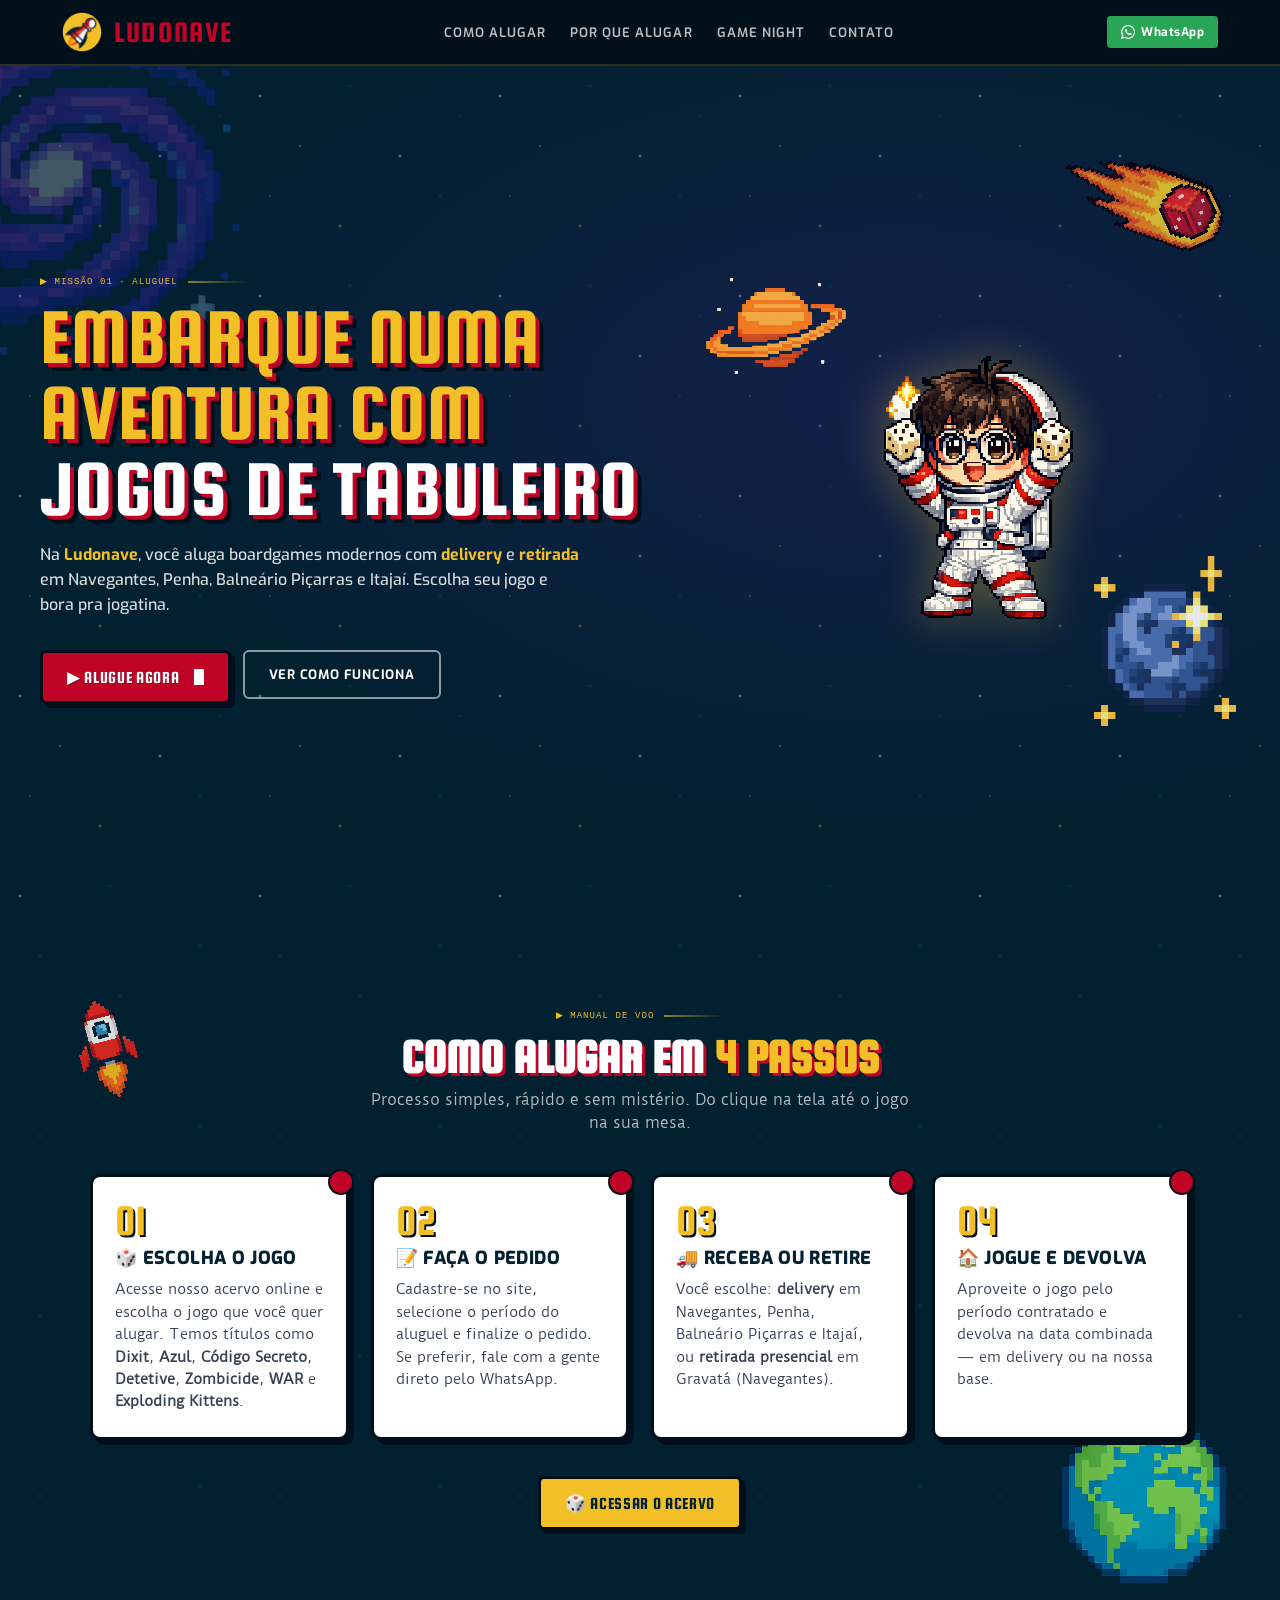
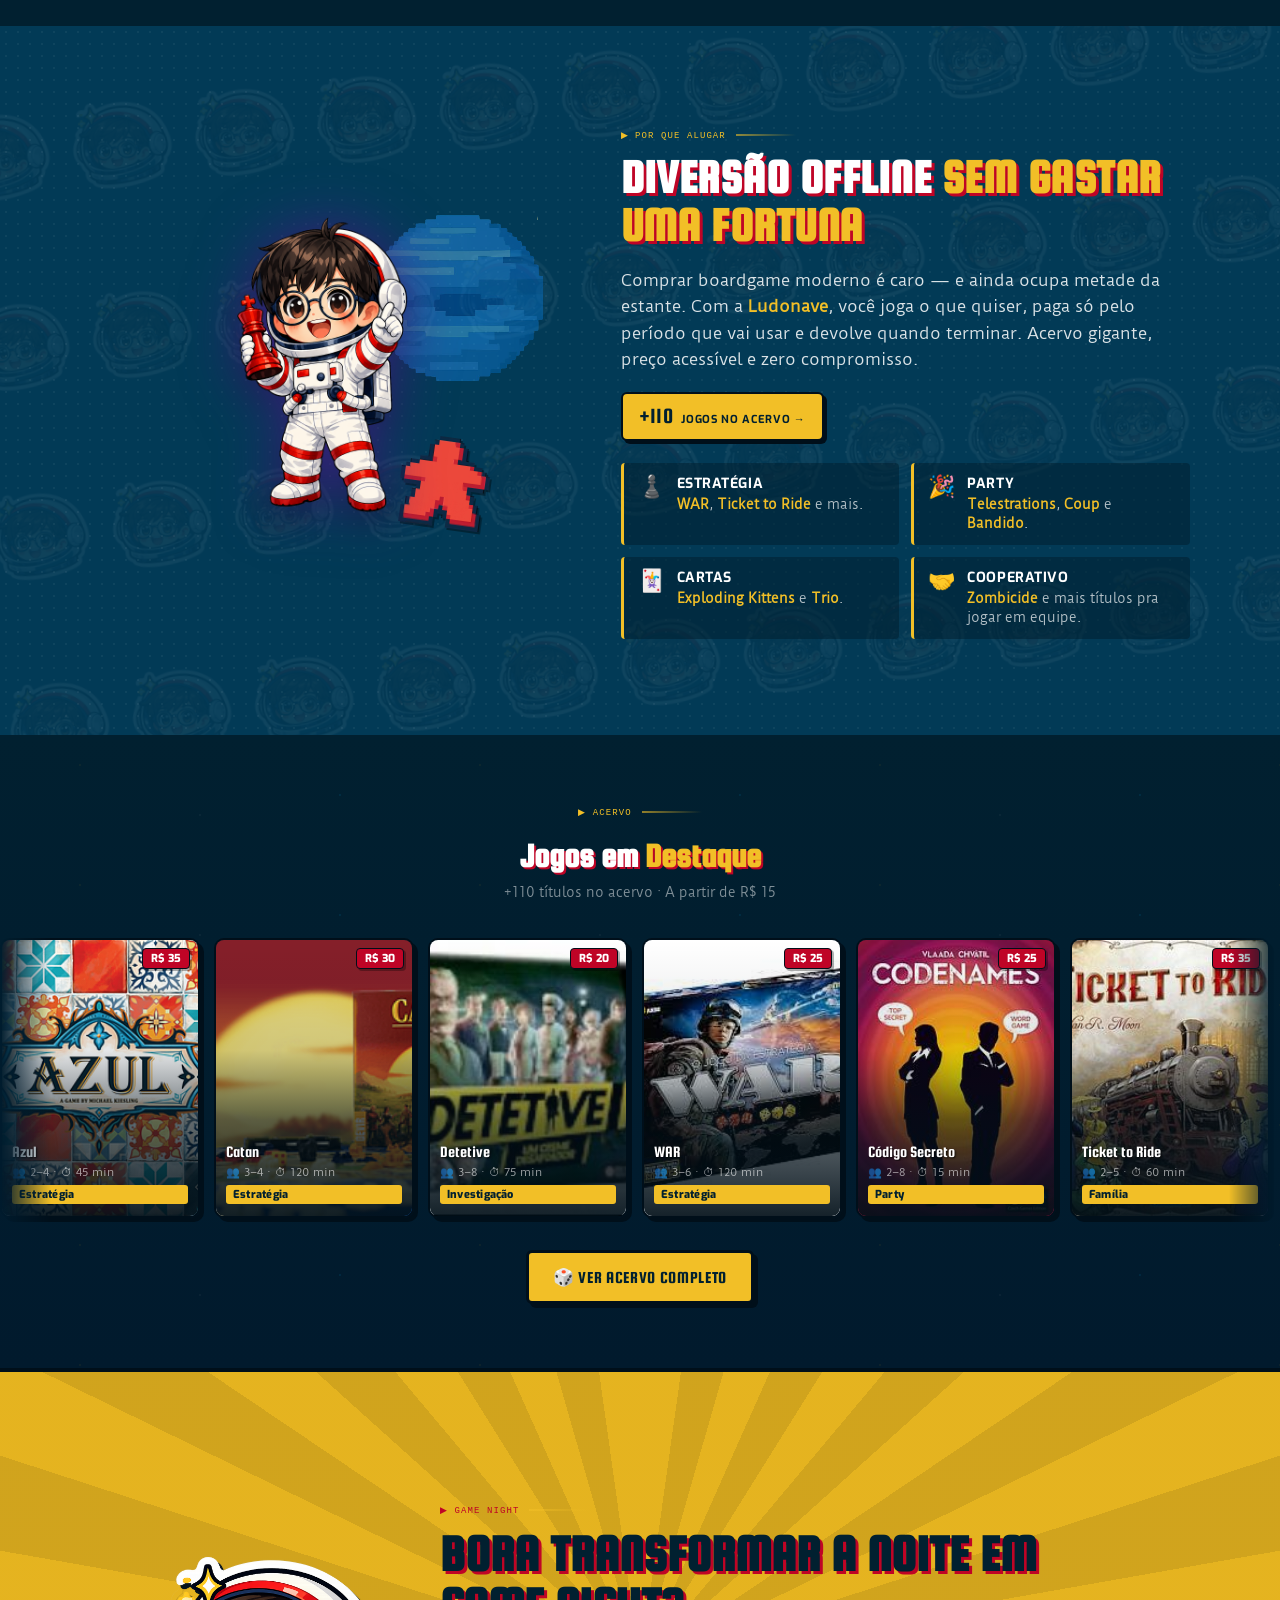
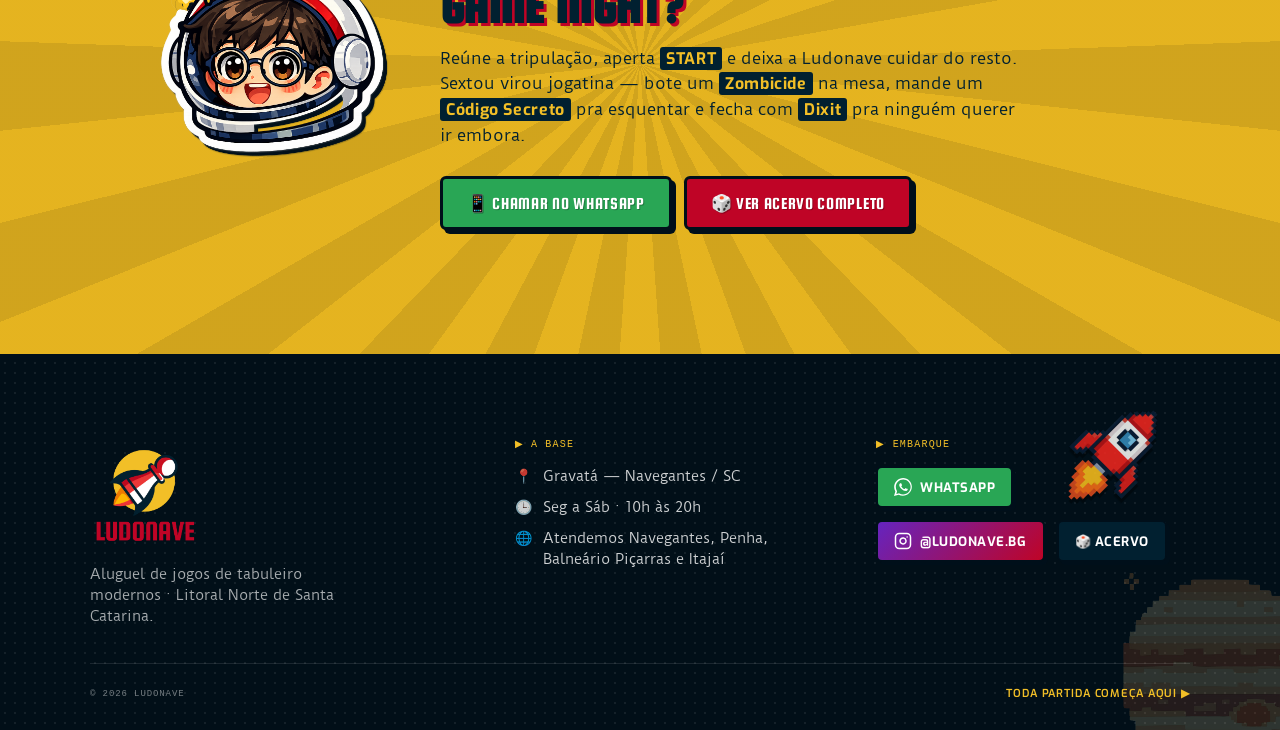
<file: index.html>
<!DOCTYPE html>
<html lang="pt-BR">
<head>
<meta charset="UTF-8">
<meta name="viewport" content="width=device-width, initial-scale=1.0">
<title>LUDONAVE — Aluguel de Jogos de Tabuleiro · Navegantes, Penha, Piçarras e Itajaí</title>
<meta name="description" content="Alugue jogos de tabuleiro modernos com delivery e retirada em Navegantes, Penha, Balneário Piçarras e Itajaí. Diversão analógica direto na sua casa.">
<meta name="theme-color" content="#012030">
<link rel="stylesheet" href="./colors_and_type.css">
<link rel="icon" href="../assets/logo%20icone.png" type="image/png">
<style>
/* ============================================================
   RESET + BASE
   ============================================================ */
* { box-sizing: border-box; margin: 0; padding: 0; }
html { scroll-behavior: smooth; }
body {
  background: var(--color-navy);
  color: var(--fg-primary);
  font-family: var(--font-body);
  overflow-x: hidden;
  -webkit-font-smoothing: antialiased;
}
img { display: block; max-width: 100%; height: auto; }
a { color: inherit; text-decoration: none; }
button { cursor: pointer; font-family: inherit; }

/* ============================================================
   COMMON UTILITIES
   ============================================================ */
.container { width: 100%; max-width: 1200px; margin: 0 auto; padding: 0 20px; }
.eyebrow {
  display: inline-flex; align-items: center; gap: 10px;
  font-family: var(--font-pixel);
  font-size: 9px; color: var(--color-yellow);
  letter-spacing: 0.12em; text-transform: uppercase;
  margin-bottom: 12px;
}
.eyebrow::after {
  content: ''; height: 2px; width: 60px;
  background: linear-gradient(to right, rgba(242,191,39,0.6), transparent);
}

/* ============================================================
   BUTTONS
   ============================================================ */
.btn {
  display: inline-flex; align-items: center; gap: 10px;
  border: 3px solid #000f1a; border-radius: 6px;
  padding: 14px 24px;
  font-family: var(--font-display);
  font-size: 17px; letter-spacing: 0.04em;
  box-shadow: 4px 4px 0 #000f1a;
  transition: transform 100ms ease-out, box-shadow 100ms ease-out, filter 150ms;
  text-shadow: 1px 1px 0 rgba(0,0,0,0.25);
  min-height: 48px;
}
.btn:hover, .btn:focus-visible { transform: translate(2px, 2px); box-shadow: 2px 2px 0 #000f1a; outline: none; }
.btn:focus-visible { filter: brightness(1.1); }

.btn--primary { background: var(--color-red); color: white; }
.btn--yellow { background: var(--color-yellow); color: var(--color-navy); text-shadow: none; }
.btn--wpp { background: var(--color-green); color: white; }
.btn--outline {
  background: transparent; color: white;
  border: 2.5px solid rgba(255,255,255,0.55);
  box-shadow: none;
  font-family: var(--font-ui); font-weight: 700; font-size: 13px;
  letter-spacing: 0.06em; text-transform: uppercase;
}
.btn--outline:hover { background: rgba(255,255,255,0.08); transform: none; box-shadow: none; }

.cursor-pixel {
  display: inline-block; width: 10px; height: 16px;
  background: currentColor;
  margin-left: 4px;
  animation: blink 1s steps(1) infinite;
  image-rendering: pixelated;
  vertical-align: -2px;
}
@keyframes blink { 50% { opacity: 0; } }

/* ============================================================
   HEADER
   ============================================================ */
.site-header {
  position: sticky; top: 0; z-index: 50;
  background: rgba(1, 15, 24, 0.92);
  backdrop-filter: blur(8px);
  border-bottom: 2px solid rgba(242,191,39,0.18);
}
.site-header__inner {
  display: flex; align-items: center; justify-content: space-between;
  padding: 10px 20px;
  max-width: 1200px; margin: 0 auto;
}
.site-header__logo { display: flex; align-items: center; gap: 10px; }
.site-header__logo img { height: 40px; width: auto; }
.site-header__logo span {
  font-family: var(--font-display);
  font-size: 26px; line-height: 1;
  color: var(--color-red);
  letter-spacing: 0.04em;
}
.site-header__nav { display: none; gap: 24px; }
.site-header__nav a {
  font-family: var(--font-ui); font-weight: 600;
  font-size: 13px; text-transform: uppercase;
  letter-spacing: 0.08em;
  color: rgba(255,255,255,0.75);
  transition: color 150ms;
}
.site-header__nav a:hover { color: var(--color-yellow); }
.site-header__cta {
  display: inline-flex; align-items: center; gap: 6px;
  background: var(--color-green); color: white;
  border: 2px solid #000f1a; border-radius: 6px;
  padding: 8px 14px;
  font-family: var(--font-ui); font-weight: 700; font-size: 12px;
  letter-spacing: 0.04em;
  box-shadow: 3px 3px 0 #000f1a;
  transition: transform 100ms, box-shadow 100ms;
}
.site-header__cta:hover { transform: translate(1px,1px); box-shadow: 2px 2px 0 #000f1a; }
@media (min-width: 768px) {
  .site-header__nav { display: flex; }
  .site-header__logo img { height: 44px; }
  .site-header__logo span { font-size: 30px; }
}

/* ============================================================
   HERO
   ============================================================ */
.hero {
  position: relative;
  min-height: calc(100vh - 60px);
  padding: 40px 20px 60px;
  display: flex; align-items: center;
  overflow: hidden;
  background: var(--color-navy);
}
.hero::before {
  content: ''; position: absolute; inset: 0; pointer-events: none;
  background-image:
    radial-gradient(2px 2px at 20px 30px, white, transparent),
    radial-gradient(1.5px 1.5px at 60px 80px, var(--color-yellow), transparent),
    radial-gradient(1px 1px at 110px 20px, var(--color-blue), transparent),
    radial-gradient(2px 2px at 160px 90px, white, transparent),
    radial-gradient(1.5px 1.5px at 220px 50px, var(--color-purple), transparent),
    radial-gradient(1px 1px at 30px 130px, white, transparent),
    radial-gradient(2px 2px at 100px 160px, var(--color-yellow), transparent),
    radial-gradient(1px 1px at 200px 130px, var(--color-blue), transparent);
  background-size: 240px 200px;
  opacity: 0.55;
}
.hero::after {
  content: ''; position: absolute; inset: 0; pointer-events: none;
  background: radial-gradient(ellipse at 70% 40%, rgba(101,36,191,0.18), transparent 60%);
}
.hero__inner {
  position: relative; z-index: 2;
  display: grid; grid-template-columns: 1fr; gap: 12px;
  width: 100%; max-width: 1200px; margin: 0 auto;
  align-items: center;
}
.hero__copy { text-align: center; }
.hero__title {
  font-family: var(--font-display);
  font-size: clamp(44px, 11vw, 80px);
  line-height: 0.95;
  color: var(--color-yellow);
  text-shadow: 4px 4px 0 var(--color-red), 8px 8px 0 #000f1a;
  letter-spacing: 0.01em;
  margin-bottom: 16px;
}
.hero__title .accent { color: white; }
.hero__sub {
  font-family: var(--font-ui);
  font-size: 16px; font-weight: 500;
  color: rgba(255,255,255,0.85);
  max-width: 540px; margin: 0 auto 28px;
  line-height: 1.55;
}
.hero__sub strong { color: var(--color-yellow); font-weight: 700; }
.hero__ctas { display: flex; flex-direction: column; gap: 12px; align-items: center; }
.hero__galaxy {
  position: absolute;
  width: 280px; height: 280px;
  top: -40px; left: -80px;
  opacity: 0.35;
  animation: spin-slow 60s linear infinite;
  pointer-events: none;
}
.hero__meteor {
  position: absolute;
  width: 90px;
  top: 12%; right: -10px;
  transform: rotate(-25deg);
  opacity: 0.85;
  image-rendering: pixelated;
  animation: meteor-fall 8s ease-in-out infinite;
  pointer-events: none;
}
.hero__visual {
  position: relative;
  display: flex; justify-content: center; align-items: center;
  min-height: 240px;
  margin-top: -8px;
}
.hero__mascot {
  position: relative; z-index: 3;
  width: 170px;
  image-rendering: pixelated;
  animation: float 3.2s ease-in-out infinite;
  filter: drop-shadow(0 0 24px rgba(242,191,39,0.35));
}
.hero__saturn {
  position: absolute; z-index: 1;
  width: 70px;
  top: 14%; left: 8%;
  image-rendering: pixelated;
  opacity: 0.95;
  animation: float 6s ease-in-out infinite;
}
.hero__bluep {
  position: absolute; z-index: 1;
  width: 80px;
  bottom: 12%; right: 8%;
  image-rendering: pixelated;
  opacity: 0.9;
  animation: float 4.5s ease-in-out infinite;
}

@keyframes float {
  0%, 100% { translate: 0 0; }
  50%      { translate: 0 -10px; }
}
@keyframes spin-slow { to { rotate: 360deg; } }
@keyframes meteor-fall {
  0%, 100% { translate: 0 0; }
  50%      { translate: -20px 14px; }
}

@media (min-width: 768px) {
  .hero { padding: 60px 24px; }
  .hero__inner { grid-template-columns: 1.2fr 1fr; gap: 48px; }
  .hero__copy { text-align: left; }
  .hero__sub { margin: 0 0 32px; }
  .hero__ctas { flex-direction: row; align-items: flex-start; flex-wrap: wrap; }
  .hero__visual { min-height: 460px; margin-top: 0; }
  .hero__mascot { width: 280px; }
  .hero__saturn { width: 140px; top: 0; left: -10px; }
  .hero__bluep { width: 170px; bottom: -10px; right: -10px; }
  .hero__galaxy { width: 360px; height: 360px; top: -60px; left: -120px; opacity: 0.25; }
  .hero__meteor { width: 130px; top: 8%; right: 5%; }
}

/* ============================================================
   MISSION
   ============================================================ */
.mission {
  position: relative;
  padding: 72px 20px;
  background: var(--color-navy-light);
  overflow: hidden;
}
.mission::before {
  content: ''; position: absolute; inset: 0; pointer-events: none;
  background-image: url('./assets/mascote-cabeca.png');
  background-size: 110px;
  background-repeat: space;
  opacity: 0.05;
  transform: rotate(-6deg) scale(1.05);
}
.mission::after {
  content: ''; position: absolute; inset: 0; pointer-events: none;
  background: var(--texture-halftone-light);
  background-size: 12px 12px;
  opacity: 0.4;
}
.mission__inner {
  position: relative; z-index: 2;
  max-width: 1100px; margin: 0 auto;
  display: grid; grid-template-columns: 1fr; gap: 14px;
  align-items: center;
}
.mission__visual {
  position: relative;
  display: flex; justify-content: center; align-items: center;
  min-height: 200px;
  padding: 8px 12px;
}
.mission__hero {
  position: relative; z-index: 3;
  width: 150px;
  filter: drop-shadow(0 0 28px rgba(101,36,191,0.55)) drop-shadow(0 8px 16px rgba(0,0,0,0.4));
  animation: float 4s ease-in-out infinite;
}
.mission__planet {
  position: absolute; z-index: 1;
  width: 90px;
  top: 18%; right: 14%;
  opacity: 0.45;
  image-rendering: pixelated;
}
.mission__meeple {
  position: absolute; z-index: 2;
  width: 50px;
  bottom: 14%; right: 16%;
  image-rendering: pixelated;
  transform: rotate(8deg);
  opacity: 0.95;
  filter: drop-shadow(2px 2px 0 rgba(0,0,0,0.4));
}
.mission__copy h2 {
  font-family: var(--font-display);
  font-size: clamp(32px, 7vw, 48px);
  line-height: 1; color: white;
  text-shadow: 3px 3px 0 var(--color-red);
  letter-spacing: 0.01em;
  margin-bottom: 18px;
}
.mission__copy h2 span { color: var(--color-yellow); }
.mission__copy p {
  font-family: var(--font-body);
  font-size: 16px; line-height: 1.65;
  color: rgba(255,255,255,0.86);
  margin-bottom: 14px;
}
.mission__copy p strong { color: var(--color-yellow); font-weight: 700; }

.mission__bens {
  display: grid; grid-template-columns: 1fr; gap: 10px;
  margin-top: 22px;
}
.mission__bem {
  display: flex; gap: 12px; align-items: flex-start;
  padding: 12px 14px;
  background: rgba(1,32,48,0.55);
  border-left: 3px solid var(--color-yellow);
  border-radius: 4px;
}
.mission__bem .ico {
  font-size: 22px; line-height: 1;
  flex-shrink: 0;
}
.mission__bem h4 {
  font-family: var(--font-ui); font-weight: 700;
  font-size: 14px; color: white;
  text-transform: uppercase; letter-spacing: 0.04em;
  margin-bottom: 2px;
}
.mission__bem p {
  font-family: var(--font-body);
  font-size: 13px; line-height: 1.45;
  color: rgba(255,255,255,0.7);
  margin: 0;
}
.mission__count {
  display: inline-flex; align-items: baseline; gap: 8px;
  margin-top: 6px;
  padding: 10px 16px;
  background: var(--color-yellow); color: var(--color-navy);
  border: 2.5px solid #000f1a;
  border-radius: 6px;
  box-shadow: 3px 3px 0 #000f1a;
  font-family: var(--font-display);
  font-size: 22px;
  letter-spacing: 0.02em;
  text-decoration: none;
  transition: transform 100ms, box-shadow 100ms;
  cursor: pointer;
}
.mission__count:hover, .mission__count:focus-visible {
  transform: translate(1px, 1px);
  box-shadow: 2px 2px 0 #000f1a;
  outline: none;
  filter: brightness(1.05);
}
.mission__count small {
  font-family: var(--font-ui); font-weight: 700; font-size: 11px;
  letter-spacing: 0.06em; text-transform: uppercase;
}

@media (min-width: 768px) {
  .mission { padding: 96px 24px; }
  .mission__inner { grid-template-columns: 1fr 1.2fr; gap: 56px; }
  .mission__visual { min-height: 320px; padding: 24px 16px; }
  .mission__hero { width: 240px; }
  .mission__planet { width: 180px; top: 8%; right: 4%; }
  .mission__meeple { width: 90px; }
  .mission__bens { grid-template-columns: 1fr 1fr; gap: 12px; }
}

/* ============================================================
   HOW IT WORKS — MANUAL DE VOO
   ============================================================ */
.how {
  position: relative;
  padding: 72px 20px;
  background: var(--color-navy);
  overflow: hidden;
}
.how::before {
  content: ''; position: absolute; inset: 0; pointer-events: none;
  background-image:
    radial-gradient(1.5px 1.5px at 40px 50px, rgba(255,255,255,0.4), transparent),
    radial-gradient(1px 1px at 120px 90px, var(--color-yellow), transparent),
    radial-gradient(1.5px 1.5px at 200px 40px, var(--color-blue), transparent);
  background-size: 240px 180px;
  opacity: 0.4;
}
.how__earth {
  position: absolute;
  width: 110px; bottom: 6%; right: 2%;
  opacity: 0.85;
  image-rendering: pixelated;
  animation: float 5s ease-in-out infinite;
  pointer-events: none;
}
.how__rocket {
  position: absolute;
  width: 80px; top: 8%; left: 3%;
  opacity: 0.85;
  image-rendering: pixelated;
  transform: rotate(-15deg);
  animation: float 4s ease-in-out infinite;
  pointer-events: none;
}
.how__inner { position: relative; z-index: 2; max-width: 1100px; margin: 0 auto; }
.how__head { text-align: center; margin-bottom: 40px; }
.how__head h2 {
  font-family: var(--font-display);
  font-size: clamp(32px, 7vw, 48px);
  line-height: 1; color: white;
  text-shadow: 3px 3px 0 var(--color-red);
  margin-bottom: 8px;
}
.how__head h2 span { color: var(--color-yellow); }
.how__head p {
  font-family: var(--font-body); font-size: 15px;
  color: rgba(255,255,255,0.7);
  max-width: 540px; margin: 0 auto;
}
.how__grid {
  display: grid; grid-template-columns: 1fr; gap: 18px;
}
.how__card {
  position: relative;
  background: white; color: var(--color-navy);
  border: 3px solid #000f1a; border-radius: 10px;
  padding: 22px 22px 24px;
  box-shadow: 5px 5px 0 #000f1a;
  transition: transform 200ms, box-shadow 200ms;
}
.how__card:hover { transform: translate(-2px,-2px); box-shadow: 7px 7px 0 #000f1a; }
.how__num {
  font-family: var(--font-display);
  font-size: 44px; line-height: 1;
  color: var(--color-yellow);
  text-shadow: 2px 2px 0 #000f1a;
  margin-bottom: 4px;
}
.how__card h3 {
  font-family: var(--font-ui); font-weight: 800;
  font-size: 18px; letter-spacing: 0.02em;
  text-transform: uppercase;
  color: var(--color-navy);
  margin-bottom: 8px;
}
.how__card p {
  font-family: var(--font-body); font-size: 14px;
  line-height: 1.6; color: var(--color-gray-700);
}
.how__card::after {
  content: ''; position: absolute;
  top: -8px; right: -8px;
  width: 22px; height: 22px;
  background: var(--color-red);
  border: 2.5px solid #000f1a;
  border-radius: 50%;
}
@media (min-width: 600px) {
  .how__grid { grid-template-columns: 1fr 1fr; gap: 22px; }
}
@media (min-width: 1024px) {
  .how { padding: 96px 24px; }
  .how__grid { grid-template-columns: repeat(4, 1fr); }
  .how__earth { width: 170px; right: 4%; }
  .how__rocket { width: 110px; left: 4%; top: 12%; }
}

/* ============================================================
   GAME NIGHT
   ============================================================ */
.gn {
  position: relative;
  padding: 72px 20px;
  background: var(--color-yellow);
  color: var(--color-navy);
  overflow: hidden;
  border-top: 4px solid #000f1a;
  border-bottom: 4px solid #000f1a;
}
.gn::before {
  content: ''; position: absolute; inset: -30%; pointer-events: none;
  background: repeating-conic-gradient(from 0deg, var(--color-yellow-dark) 0deg 8deg, #8a6a08 8deg 16deg);
  opacity: 0.32;
}
.gn__inner {
  position: relative; z-index: 2;
  max-width: 1000px; margin: 0 auto;
  display: grid; grid-template-columns: 1fr; gap: 24px;
  align-items: center;
  text-align: center;
}
.gn__sticker {
  display: flex; justify-content: center;
  position: relative; z-index: 2;
}
.gn__sticker img {
  width: 200px;
  filter: drop-shadow(4px 4px 0 #000f1a);
}
.gn__copy h2 {
  font-family: var(--font-display);
  font-size: clamp(32px, 7vw, 52px);
  line-height: 1; color: var(--color-navy);
  text-shadow: 3px 3px 0 var(--color-red);
  margin-bottom: 14px;
}
.gn__copy p {
  font-family: var(--font-body);
  font-size: 16px; line-height: 1.6;
  color: var(--color-navy);
  max-width: 580px; margin: 0 auto 28px;
}
.gn__copy p strong {
  background: var(--color-navy); color: var(--color-yellow);
  padding: 1px 6px; border-radius: 3px;
  font-family: var(--font-ui); font-weight: 700;
  letter-spacing: 0.04em;
}
.gn__ctas {
  display: flex; flex-direction: column; gap: 12px; align-items: center;
}
@media (min-width: 768px) {
  .gn { padding: 96px 24px; }
  .gn__inner { grid-template-columns: auto 1fr; gap: 40px; text-align: left; }
  .gn__copy p { margin: 0 0 28px; }
  .gn__ctas { flex-direction: row; align-items: flex-start; }
  .gn__sticker img { width: 260px; }
}

/* ============================================================
   FOOTER
   ============================================================ */
.foot {
  position: relative;
  padding: 64px 20px 28px;
  background: var(--color-navy-dark);
  color: white;
  overflow: hidden;
}
.foot::before {
  content: ''; position: absolute; inset: 0; pointer-events: none;
  background: var(--texture-halftone-light);
  background-size: 10px 10px;
  opacity: 0.6;
}
.foot__jupiter {
  position: absolute; bottom: -40px; right: -40px;
  width: 200px; opacity: 0.18;
  image-rendering: pixelated;
  pointer-events: none;
}
.foot__rocket {
  position: absolute; top: 32px; right: 8%;
  width: 130px; opacity: 0.85;
  image-rendering: pixelated;
  transform: rotate(45deg);
  animation: float 3.5s ease-in-out infinite;
  pointer-events: none;
  filter: drop-shadow(3px 3px 0 rgba(0,0,0,0.4));
}
.foot__inner {
  position: relative; z-index: 2;
  max-width: 1100px; margin: 0 auto;
}
.foot__grid {
  display: grid; grid-template-columns: 1fr; gap: 36px;
  margin-bottom: 36px;
}
.foot__brand img { height: 110px; width: auto; margin-bottom: 16px; }
.foot__brand p {
  font-family: var(--font-body); font-size: 14px;
  color: rgba(255,255,255,0.65);
  max-width: 280px;
}
.foot__title {
  font-family: var(--font-pixel);
  font-size: 10px; color: var(--color-yellow);
  letter-spacing: 0.12em;
  margin-bottom: 16px;
}
.foot__list { list-style: none; }
.foot__list li {
  font-family: var(--font-body); font-size: 14px;
  color: rgba(255,255,255,0.8);
  margin-bottom: 10px;
  line-height: 1.5;
  display: flex; gap: 8px; align-items: flex-start;
}
.foot__list li .ico {
  display: inline-block; min-width: 20px;
  font-size: 14px;
}
.foot__social {
  display: flex; flex-wrap: wrap; gap: 12px; margin-top: 4px;
}
.foot__social a {
  display: inline-flex; align-items: center; gap: 8px;
  padding: 10px 16px;
  background: var(--color-navy);
  border: 2.5px solid #000f1a;
  border-radius: 6px;
  box-shadow: 3px 3px 0 #000f1a;
  font-family: var(--font-ui); font-weight: 700;
  font-size: 13px; letter-spacing: 0.04em;
  text-transform: uppercase;
  color: white;
  transition: transform 100ms, box-shadow 100ms;
}
.foot__social a:hover { transform: translate(1px,1px); box-shadow: 2px 2px 0 #000f1a; }
.foot__social a.is-wpp { background: var(--color-green); }
.foot__social a.is-ig { background: linear-gradient(135deg, var(--color-purple), var(--color-red)); }
.foot__social svg { width: 18px; height: 18px; }
.foot__bottom {
  border-top: 1px solid rgba(255,255,255,0.1);
  padding-top: 22px;
  display: flex; flex-direction: column; gap: 10px;
  align-items: center; justify-content: space-between;
  text-align: center;
}
.foot__copy {
  font-family: var(--font-pixel); font-size: 9px;
  color: rgba(255,255,255,0.45); letter-spacing: 0.1em;
}
.foot__tag {
  font-family: var(--font-ui); font-weight: 600; font-size: 11px;
  color: var(--color-yellow); letter-spacing: 0.08em;
  text-transform: uppercase;
}
@media (min-width: 768px) {
  .foot { padding: 80px 24px 32px; }
  .foot__grid { grid-template-columns: 1.2fr 1fr 1fr; gap: 48px; }
  .foot__bottom { flex-direction: row; }
}

/* ============================================================
   ACCESSIBILITY — Reduced motion
   ============================================================ */
@media (prefers-reduced-motion: reduce) {
  *, *::before, *::after {
    animation-duration: 0.01ms !important;
    animation-iteration-count: 1 !important;
    transition-duration: 0.01ms !important;
    scroll-behavior: auto !important;
  }
}

/* ============================================================
   CAROUSEL — Destaque de Jogos
   ============================================================ */
.carousel {
  position: relative;
  padding: 48px 0;
  background: linear-gradient(180deg, var(--color-navy) 0%, #011a2d 100%);
  overflow: hidden;
}
.carousel::before {
  content: ''; position: absolute; inset: 0; pointer-events: none;
  background-image:
    radial-gradient(1px 1px at 80px 30px, rgba(242,191,39,0.35), transparent),
    radial-gradient(1px 1px at 200px 80px, rgba(255,255,255,0.25), transparent),
    radial-gradient(1.5px 1.5px at 340px 60px, rgba(4,157,217,0.4), transparent);
  background-size: 400px 120px;
  opacity: 0.5;
}
.carousel__head {
  position: relative; z-index: 2;
  text-align: center; margin-bottom: 24px;
  padding: 0 20px;
}
.carousel__title {
  font-family: var(--font-display);
  font-size: clamp(24px, 5vw, 34px);
  line-height: 1.1; color: white;
  text-shadow: 2px 2px 0 var(--color-red);
  margin-top: 8px;
}
.carousel__title span { color: var(--color-yellow); }
.carousel__sub {
  font-family: var(--font-body); font-size: 13px;
  color: rgba(255,255,255,0.5); margin-top: 8px;
}
.carousel__wrapper {
  position: relative; z-index: 2;
  overflow: hidden;
  -webkit-mask-image: linear-gradient(to right, transparent 0%, black 4%, black 96%, transparent 100%);
  mask-image: linear-gradient(to right, transparent 0%, black 4%, black 96%, transparent 100%);
}
.carousel__track {
  display: flex; gap: 14px;
  animation: carousel-scroll 35s linear infinite;
  padding: 12px 0;
  will-change: transform;
}
.carousel__track:hover { animation-play-state: paused; }
@keyframes carousel-scroll {
  0% { transform: translateX(0); }
  100% { transform: translateX(-50%); }
}

/* ---- Card ---- */
.carousel__card {
  flex: 0 0 150px; min-width: 150px;
  height: 220px;
  border-radius: 10px;
  overflow: hidden;
  cursor: pointer;
  position: relative;
  border: 2.5px solid #000f1a;
  box-shadow: 4px 4px 0 #000f1a;
  transition: transform 200ms cubic-bezier(.34,1.56,.64,1), box-shadow 200ms;
}
.carousel__card:hover {
  transform: translateY(-6px) scale(1.03);
  box-shadow: 6px 10px 0 #000f1a;
}
.carousel__card-img {
  position: absolute; inset: 0;
  width: 100%; height: 100%;
  object-fit: cover;
  background: linear-gradient(135deg, #012030 0%, #023a56 100%);
}
/* Dark gradient overlay for text readability */
.carousel__card::after {
  content: ''; position: absolute; inset: 0;
  background: linear-gradient(
    to top,
    rgba(1,15,24,0.92) 0%,
    rgba(1,15,24,0.6) 35%,
    rgba(1,15,24,0.1) 60%,
    transparent 100%
  );
  pointer-events: none;
  border-radius: 8px;
}
.carousel__card-body {
  position: absolute; bottom: 0; left: 0; right: 0;
  z-index: 5;
  padding: 10px 10px 12px;
  display: flex; flex-direction: column;
}
.carousel__card-name {
  font-family: var(--font-display);
  font-size: 14px;
  line-height: 1.15;
  color: white;
  text-shadow: 1px 1px 2px rgba(0,0,0,0.8);
  margin-bottom: 4px;
  overflow: hidden;
  display: -webkit-box;
  -webkit-line-clamp: 2;
  -webkit-box-orient: vertical;
}
.carousel__card-meta {
  display: flex; align-items: center; gap: 6px;
  font-family: var(--font-body);
  font-size: 10px;
  color: rgba(255,255,255,0.6);
  margin-bottom: 6px;
}
.carousel__card-tag {
  display: inline-block;
  background: var(--color-yellow);
  color: var(--color-navy);
  padding: 2px 7px;
  border-radius: 3px;
  font-family: var(--font-ui);
  font-size: 10px;
  font-weight: 800;
  letter-spacing: 0.02em;
}
/* Price badge top-right */
.carousel__card-price {
  position: absolute; top: 8px; right: 8px;
  z-index: 10;
  background: var(--color-red);
  color: white;
  padding: 4px 8px;
  border-radius: 4px;
  font-family: var(--font-ui);
  font-size: 11px;
  font-weight: 800;
  border: 1.5px solid #000f1a;
  box-shadow: 2px 2px 0 rgba(0,0,0,0.3);
  line-height: 1;
}
/* CTA link after carousel */
.carousel__cta {
  position: relative; z-index: 2;
  display: flex; justify-content: center;
  margin-top: 20px; padding: 0 20px;
}

@media (min-width: 600px) {
  .carousel { padding: 56px 0; }
  .carousel__card { flex: 0 0 170px; min-width: 170px; height: 245px; }
  .carousel__card-name { font-size: 15px; }
}
@media (min-width: 1024px) {
  .carousel { padding: 64px 0; }
  .carousel__card { flex: 0 0 200px; min-width: 200px; height: 280px; }
  .carousel__card-name { font-size: 16px; }
  .carousel__card-meta { font-size: 11px; }
  .carousel__card-tag { font-size: 11px; }
}

/* Focus rings */
a:focus-visible, button:focus-visible, .btn:focus-visible {
  outline: 3px solid var(--color-yellow);
  outline-offset: 3px;
}
</style>
</head>
<body>

<!-- ======================== HEADER ======================== -->
<header class="site-header">
  <div class="site-header__inner">
    <a href="#top" class="site-header__logo" aria-label="Ludonave — voltar ao topo">
      <img src="./assets/logo%20icone.png" alt="Logo Ludonave: foguete-peão">
      <span>LUDONAVE</span>
    </a>
    <nav class="site-header__nav" aria-label="Navegação principal">
      <a href="#manual-de-voo">Como Alugar</a>
      <a href="#missao">Por Que Alugar</a>
      <a href="#game-night">Game Night</a>
      <a href="#contato">Contato</a>
    </nav>
    <a class="site-header__cta"
       href="https://api.whatsapp.com/send?phone=5547997082864&text=Ol%C3%A1!%20Quero%20alugar%20um%20jogo%20da%20Ludonave"
       target="_blank" rel="noopener noreferrer"
       aria-label="Falar no WhatsApp">
      <svg viewBox="0 0 24 24" width="14" height="14" fill="currentColor" aria-hidden="true"><path d="M17.5 14.4c-.3-.1-1.6-.8-1.9-.9-.3-.1-.4-.1-.6.1-.2.3-.7.9-.8 1-.1.2-.3.2-.6.1-.3-.1-1.2-.4-2.2-1.4-.8-.7-1.4-1.6-1.6-1.9-.1-.3 0-.4.1-.6.1-.1.3-.3.4-.5.1-.1.2-.3.3-.4.1-.2 0-.3 0-.5s-.6-1.5-.9-2c-.2-.5-.4-.4-.6-.4h-.5c-.2 0-.5.1-.7.4-.3.3-.9.9-.9 2.2 0 1.3 1 2.6 1.1 2.7.1.2 1.9 3 4.7 4.2.7.3 1.2.5 1.6.6.7.2 1.3.2 1.8.1.6-.1 1.6-.7 1.9-1.3.2-.6.2-1.1.2-1.3 0-.1-.2-.2-.5-.3z"/><path d="M20.5 3.5C18.3 1.3 15.4 0 12.2 0 5.6 0 .2 5.4.2 12c0 2.1.6 4.2 1.6 6L0 24l6.2-1.6c1.7.9 3.6 1.4 5.5 1.4h.1c6.6 0 12-5.4 12-12 0-3.2-1.2-6.2-3.3-8.3zm-8.3 18.4c-1.8 0-3.5-.5-5-1.4l-.4-.2-3.7 1 1-3.6-.2-.4c-1-1.6-1.5-3.4-1.5-5.3 0-5.5 4.5-9.9 9.9-9.9 2.6 0 5.1 1 7 2.9 1.9 1.9 2.9 4.4 2.9 7-.1 5.4-4.5 9.9-10 9.9z"/></svg>
      WhatsApp
    </a>
  </div>
</header>

<a id="top"></a>

<!-- ======================== HERO ======================== -->
<section class="hero" aria-labelledby="hero-title">
  <img class="hero__galaxy" src="./assets/6.png" alt="" aria-hidden="true" loading="eager">
  <img class="hero__meteor" src="./assets/5.png" alt="" aria-hidden="true" loading="eager">

  <div class="hero__inner">
    <div class="hero__copy">
      <span class="eyebrow">▶ MISSÃO 01 · ALUGUEL</span>
      <h1 class="hero__title" id="hero-title">EMBARQUE NUMA AVENTURA COM <span class="accent">JOGOS DE TABULEIRO</span></h1>
      <p class="hero__sub">
        Na <strong>Ludonave</strong>, você aluga boardgames modernos com <strong>delivery</strong> e
        <strong>retirada</strong> em Navegantes, Penha, Balneário Piçarras e Itajaí.
        Escolha seu jogo e bora pra jogatina.
      </p>
      <div class="hero__ctas">
        <a class="btn btn--primary"
           href="https://ludonave.acervodejogos.com.br/"
           target="_blank" rel="noopener noreferrer">
          ▶ ALUGUE AGORA<span class="cursor-pixel" aria-hidden="true"></span>
        </a>
        <a class="btn btn--outline" href="#manual-de-voo">Ver como funciona</a>
      </div>
    </div>

    <div class="hero__visual">
      <img class="hero__saturn" src="./assets/3.png" alt="" aria-hidden="true" loading="eager">
      <img class="hero__bluep" src="./assets/7.png" alt="" aria-hidden="true" loading="eager">
      <img class="hero__mascot" src="./assets/mascote-pixel.png" alt="Mascote da Ludonave em estilo pixel-art segurando dados" loading="eager">
    </div>
  </div>
</section>

<!-- ======================== HOW IT WORKS ======================== -->
<section class="how" id="manual-de-voo" aria-labelledby="how-title">
  <img class="how__rocket" src="./assets/4.png" alt="" aria-hidden="true" loading="lazy">
  <img class="how__earth" src="./assets/11.png" alt="" aria-hidden="true" loading="lazy">

  <div class="how__inner">
    <div class="how__head">
      <span class="eyebrow">▶ MANUAL DE VOO</span>
      <h2 id="how-title">COMO ALUGAR EM <span>4 PASSOS</span></h2>
      <p>Processo simples, rápido e sem mistério. Do clique na tela até o jogo na sua mesa.</p>
    </div>

    <div class="how__grid">
      <div class="how__card">
        <div class="how__num">01</div>
        <h3>🎲 Escolha o jogo</h3>
        <p>Acesse nosso acervo online e escolha o jogo que você quer alugar. Temos títulos como
          <strong>Dixit</strong>, <strong>Azul</strong>, <strong>Código Secreto</strong>,
          <strong>Detetive</strong>, <strong>Zombicide</strong>, <strong>WAR</strong> e
          <strong>Exploding Kittens</strong>.</p>
      </div>

      <div class="how__card">
        <div class="how__num">02</div>
        <h3>📝 Faça o pedido</h3>
        <p>Cadastre-se no site, selecione o período do aluguel e finalize o pedido. Se preferir,
          fale com a gente direto pelo WhatsApp.</p>
      </div>

      <div class="how__card">
        <div class="how__num">03</div>
        <h3>🚚 Receba ou retire</h3>
        <p>Você escolhe: <strong>delivery</strong> em Navegantes, Penha, Balneário Piçarras e Itajaí,
          ou <strong>retirada presencial</strong> em Gravatá (Navegantes).</p>
      </div>

      <div class="how__card">
        <div class="how__num">04</div>
        <h3>🏠 Jogue e devolva</h3>
        <p>Aproveite o jogo pelo período contratado e devolva na data combinada — em delivery
          ou na nossa base.</p>
      </div>
    </div>

    <div style="text-align:center; margin-top:36px;">
      <a class="btn btn--yellow"
         href="https://ludonave.acervodejogos.com.br/"
         target="_blank" rel="noopener noreferrer">
        🎲 ACESSAR O ACERVO
      </a>
    </div>
  </div>
</section>

<!-- ======================== MISSION ======================== -->
<section class="mission" id="missao" aria-labelledby="mission-title">
  <div class="mission__inner">
    <div class="mission__visual">
      <img class="mission__planet" src="./assets/13.png" alt="" aria-hidden="true" loading="lazy">
      <img class="mission__hero" src="./assets/mascote_comic.png" alt="Mascote astronauta da Ludonave em estilo comic" loading="lazy">
      <img class="mission__meeple" src="./assets/9.png" alt="" aria-hidden="true" loading="lazy">
    </div>

    <div class="mission__copy">
      <span class="eyebrow">▶ POR QUE ALUGAR</span>
      <h2 id="mission-title">DIVERSÃO OFFLINE <span>SEM GASTAR UMA FORTUNA</span></h2>
      <p>
        Comprar boardgame moderno é caro — e ainda ocupa metade da estante. Com a
        <strong>Ludonave</strong>, você joga o que quiser, paga só pelo período que vai usar
        e devolve quando terminar. Acervo gigante, preço acessível e zero compromisso.
      </p>

      <a class="mission__count"
         href="https://ludonave.acervodejogos.com.br/"
         target="_blank" rel="noopener noreferrer"
         aria-label="Ver os mais de 110 jogos no acervo">
        +110<small>jogos no acervo →</small>
      </a>

      <div class="mission__bens">
        <div class="mission__bem">
          <span class="ico" aria-hidden="true">♟️</span>
          <div>
            <h4>Estratégia</h4>
            <p><strong>WAR</strong>, <strong>Ticket to Ride</strong> e mais.</p>
          </div>
        </div>
        <div class="mission__bem">
          <span class="ico" aria-hidden="true">🎉</span>
          <div>
            <h4>Party</h4>
            <p><strong>Telestrations</strong>, <strong>Coup</strong> e <strong>Bandido</strong>.</p>
          </div>
        </div>
        <div class="mission__bem">
          <span class="ico" aria-hidden="true">🃏</span>
          <div>
            <h4>Cartas</h4>
            <p><strong>Exploding Kittens</strong> e <strong>Trio</strong>.</p>
          </div>
        </div>
        <div class="mission__bem">
          <span class="ico" aria-hidden="true">🤝</span>
          <div>
            <h4>Cooperativo</h4>
            <p><strong>Zombicide</strong> e mais títulos pra jogar em equipe.</p>
          </div>
        </div>
      </div>
    </div>
  </div>
</section>

<!-- ======================== CAROUSEL ======================== -->
<section class="carousel" id="destaque" aria-labelledby="carousel-title">
  <div class="carousel__head">
    <div class="eyebrow">▶ ACERVO</div>
    <h2 id="carousel-title" class="carousel__title">Jogos em <span>Destaque</span></h2>
    <p class="carousel__sub">+110 títulos no acervo · A partir de R$ 15</p>
  </div>

  <div class="carousel__wrapper">
    <div class="carousel__track">
      <!-- 1. Azul -->
      <a class="carousel__card" href="https://ludonave.acervodejogos.com.br/boardgames/azul" target="_blank" rel="noopener noreferrer">
        <img class="carousel__card-img" src="./assets/games/azul.jpg" alt="Azul" loading="lazy">
        <div class="carousel__card-price">R$ 35</div>
        <div class="carousel__card-body">
          <div class="carousel__card-name">Azul</div>
          <div class="carousel__card-meta">👥 2–4 · ⏱ 45 min</div>
          <span class="carousel__card-tag">Estratégia</span>
        </div>
      </a>
      <!-- 2. Catan -->
      <a class="carousel__card" href="https://ludonave.acervodejogos.com.br/boardgames/catan" target="_blank" rel="noopener noreferrer">
        <img class="carousel__card-img" src="./assets/games/catan.jpg" alt="Catan" loading="lazy">
        <div class="carousel__card-price">R$ 30</div>
        <div class="carousel__card-body">
          <div class="carousel__card-name">Catan</div>
          <div class="carousel__card-meta">👥 3–4 · ⏱ 120 min</div>
          <span class="carousel__card-tag">Estratégia</span>
        </div>
      </a>
      <!-- 3. Detetive -->
      <a class="carousel__card" href="https://ludonave.acervodejogos.com.br/boardgames/detetive-3bcec8da-9fe7-4fd2-8f28-2bfc604d49ce" target="_blank" rel="noopener noreferrer">
        <img class="carousel__card-img" src="./assets/games/detetive.jpg" alt="Detetive" loading="lazy">
        <div class="carousel__card-price">R$ 20</div>
        <div class="carousel__card-body">
          <div class="carousel__card-name">Detetive</div>
          <div class="carousel__card-meta">👥 3–8 · ⏱ 75 min</div>
          <span class="carousel__card-tag">Investigação</span>
        </div>
      </a>
      <!-- 4. WAR -->
      <a class="carousel__card" href="https://ludonave.acervodejogos.com.br/boardgames/war" target="_blank" rel="noopener noreferrer">
        <img class="carousel__card-img" src="./assets/games/war.jpg" alt="WAR" loading="lazy">
        <div class="carousel__card-price">R$ 25</div>
        <div class="carousel__card-body">
          <div class="carousel__card-name">WAR</div>
          <div class="carousel__card-meta">👥 3–6 · ⏱ 120 min</div>
          <span class="carousel__card-tag">Estratégia</span>
        </div>
      </a>
      <!-- 5. Código Secreto -->
      <a class="carousel__card" href="https://ludonave.acervodejogos.com.br/boardgames/codigo-secreto" target="_blank" rel="noopener noreferrer">
        <img class="carousel__card-img" src="./assets/games/codigo-secreto.jpg" alt="Código Secreto" loading="lazy">
        <div class="carousel__card-price">R$ 25</div>
        <div class="carousel__card-body">
          <div class="carousel__card-name">Código Secreto</div>
          <div class="carousel__card-meta">👥 2–8 · ⏱ 15 min</div>
          <span class="carousel__card-tag">Party</span>
        </div>
      </a>
      <!-- 6. Ticket to Ride -->
      <a class="carousel__card" href="https://ludonave.acervodejogos.com.br/boardgames/ticket-to-ride" target="_blank" rel="noopener noreferrer">
        <img class="carousel__card-img" src="./assets/games/ticket-to-ride.jpg" alt="Ticket to Ride" loading="lazy">
        <div class="carousel__card-price">R$ 35</div>
        <div class="carousel__card-body">
          <div class="carousel__card-name">Ticket to Ride</div>
          <div class="carousel__card-meta">👥 2–5 · ⏱ 60 min</div>
          <span class="carousel__card-tag">Família</span>
        </div>
      </a>
      <!-- 7. Art Society -->
      <a class="carousel__card" href="https://ludonave.acervodejogos.com.br/boardgames/art-society-792c251f-6b19-4029-a1d6-bedf83420b52" target="_blank" rel="noopener noreferrer">
        <img class="carousel__card-img" src="./assets/games/art-society.jpg" alt="Art Society" loading="lazy">
        <div class="carousel__card-price">R$ 40</div>
        <div class="carousel__card-body">
          <div class="carousel__card-name">Art Society</div>
          <div class="carousel__card-meta">👥 2–4 · ⏱ 60 min</div>
          <span class="carousel__card-tag">Estratégia</span>
        </div>
      </a>
      <!-- 8. Coup -->
      <a class="carousel__card" href="https://ludonave.acervodejogos.com.br/boardgames/coup" target="_blank" rel="noopener noreferrer">
        <img class="carousel__card-img" src="./assets/games/coup.jpg" alt="Coup" loading="lazy">
        <div class="carousel__card-price">R$ 20</div>
        <div class="carousel__card-body">
          <div class="carousel__card-name">Coup</div>
          <div class="carousel__card-meta">👥 2–6 · ⏱ 15 min</div>
          <span class="carousel__card-tag">Blefe</span>
        </div>
      </a>
      <!-- 9. Carcassonne -->
      <a class="carousel__card" href="https://ludonave.acervodejogos.com.br/boardgames/carcassonne" target="_blank" rel="noopener noreferrer">
        <img class="carousel__card-img" src="./assets/games/carcassonne.jpg" alt="Carcassonne" loading="lazy">
        <div class="carousel__card-price">R$ 25</div>
        <div class="carousel__card-body">
          <div class="carousel__card-name">Carcassonne</div>
          <div class="carousel__card-meta">👥 2–5 · ⏱ 45 min</div>
          <span class="carousel__card-tag">Estratégia</span>
        </div>
      </a>
      <!-- 10. Exploding Kittens -->
      <a class="carousel__card" href="https://ludonave.acervodejogos.com.br/boardgames/exploding-kittens" target="_blank" rel="noopener noreferrer">
        <img class="carousel__card-img" src="./assets/games/exploding-kittens.jpg" alt="Exploding Kittens" loading="lazy">
        <div class="carousel__card-price">R$ 20</div>
        <div class="carousel__card-body">
          <div class="carousel__card-name">Exploding Kittens</div>
          <div class="carousel__card-meta">👥 2–5 · ⏱ 15 min</div>
          <span class="carousel__card-tag">Party</span>
        </div>
      </a>
      <!-- 11. boop. -->
      <a class="carousel__card" href="https://ludonave.acervodejogos.com.br/boardgames/boop-cdd609db-6732-4f6f-a458-80f8f746e378" target="_blank" rel="noopener noreferrer">
        <img class="carousel__card-img" src="./assets/games/boop.jpg" alt="boop." loading="lazy">
        <div class="carousel__card-price">R$ 20</div>
        <div class="carousel__card-body">
          <div class="carousel__card-name">boop.</div>
          <div class="carousel__card-meta">👥 2 · ⏱ 30 min</div>
          <span class="carousel__card-tag">Estratégia</span>
        </div>
      </a>

      <!-- ===== DUPLICADOS para loop seamless ===== -->
      <a class="carousel__card" href="https://ludonave.acervodejogos.com.br/boardgames/azul" target="_blank" rel="noopener noreferrer" aria-hidden="true" tabindex="-1">
        <img class="carousel__card-img" src="./assets/games/azul.jpg" alt="" loading="lazy">
        <div class="carousel__card-price">R$ 35</div>
        <div class="carousel__card-body"><div class="carousel__card-name">Azul</div><div class="carousel__card-meta">👥 2–4 · ⏱ 45 min</div><span class="carousel__card-tag">Estratégia</span></div>
      </a>
      <a class="carousel__card" href="https://ludonave.acervodejogos.com.br/boardgames/catan" target="_blank" rel="noopener noreferrer" aria-hidden="true" tabindex="-1">
        <img class="carousel__card-img" src="./assets/games/catan.jpg" alt="" loading="lazy">
        <div class="carousel__card-price">R$ 30</div>
        <div class="carousel__card-body"><div class="carousel__card-name">Catan</div><div class="carousel__card-meta">👥 3–4 · ⏱ 120 min</div><span class="carousel__card-tag">Estratégia</span></div>
      </a>
      <a class="carousel__card" href="https://ludonave.acervodejogos.com.br/boardgames/detetive-3bcec8da-9fe7-4fd2-8f28-2bfc604d49ce" target="_blank" rel="noopener noreferrer" aria-hidden="true" tabindex="-1">
        <img class="carousel__card-img" src="./assets/games/detetive.jpg" alt="" loading="lazy">
        <div class="carousel__card-price">R$ 20</div>
        <div class="carousel__card-body"><div class="carousel__card-name">Detetive</div><div class="carousel__card-meta">👥 3–8 · ⏱ 75 min</div><span class="carousel__card-tag">Investigação</span></div>
      </a>
      <a class="carousel__card" href="https://ludonave.acervodejogos.com.br/boardgames/war" target="_blank" rel="noopener noreferrer" aria-hidden="true" tabindex="-1">
        <img class="carousel__card-img" src="./assets/games/war.jpg" alt="" loading="lazy">
        <div class="carousel__card-price">R$ 25</div>
        <div class="carousel__card-body"><div class="carousel__card-name">WAR</div><div class="carousel__card-meta">👥 3–6 · ⏱ 120 min</div><span class="carousel__card-tag">Estratégia</span></div>
      </a>
      <a class="carousel__card" href="https://ludonave.acervodejogos.com.br/boardgames/codigo-secreto" target="_blank" rel="noopener noreferrer" aria-hidden="true" tabindex="-1">
        <img class="carousel__card-img" src="./assets/games/codigo-secreto.jpg" alt="" loading="lazy">
        <div class="carousel__card-price">R$ 25</div>
        <div class="carousel__card-body"><div class="carousel__card-name">Código Secreto</div><div class="carousel__card-meta">👥 2–8 · ⏱ 15 min</div><span class="carousel__card-tag">Party</span></div>
      </a>
      <a class="carousel__card" href="https://ludonave.acervodejogos.com.br/boardgames/ticket-to-ride" target="_blank" rel="noopener noreferrer" aria-hidden="true" tabindex="-1">
        <img class="carousel__card-img" src="./assets/games/ticket-to-ride.jpg" alt="" loading="lazy">
        <div class="carousel__card-price">R$ 35</div>
        <div class="carousel__card-body"><div class="carousel__card-name">Ticket to Ride</div><div class="carousel__card-meta">👥 2–5 · ⏱ 60 min</div><span class="carousel__card-tag">Família</span></div>
      </a>
      <a class="carousel__card" href="https://ludonave.acervodejogos.com.br/boardgames/art-society-792c251f-6b19-4029-a1d6-bedf83420b52" target="_blank" rel="noopener noreferrer" aria-hidden="true" tabindex="-1">
        <img class="carousel__card-img" src="./assets/games/art-society.jpg" alt="" loading="lazy">
        <div class="carousel__card-price">R$ 40</div>
        <div class="carousel__card-body"><div class="carousel__card-name">Art Society</div><div class="carousel__card-meta">👥 2–4 · ⏱ 60 min</div><span class="carousel__card-tag">Estratégia</span></div>
      </a>
      <a class="carousel__card" href="https://ludonave.acervodejogos.com.br/boardgames/coup" target="_blank" rel="noopener noreferrer" aria-hidden="true" tabindex="-1">
        <img class="carousel__card-img" src="./assets/games/coup.jpg" alt="" loading="lazy">
        <div class="carousel__card-price">R$ 20</div>
        <div class="carousel__card-body"><div class="carousel__card-name">Coup</div><div class="carousel__card-meta">👥 2–6 · ⏱ 15 min</div><span class="carousel__card-tag">Blefe</span></div>
      </a>
      <a class="carousel__card" href="https://ludonave.acervodejogos.com.br/boardgames/carcassonne" target="_blank" rel="noopener noreferrer" aria-hidden="true" tabindex="-1">
        <img class="carousel__card-img" src="./assets/games/carcassonne.jpg" alt="" loading="lazy">
        <div class="carousel__card-price">R$ 25</div>
        <div class="carousel__card-body"><div class="carousel__card-name">Carcassonne</div><div class="carousel__card-meta">👥 2–5 · ⏱ 45 min</div><span class="carousel__card-tag">Estratégia</span></div>
      </a>
      <a class="carousel__card" href="https://ludonave.acervodejogos.com.br/boardgames/exploding-kittens" target="_blank" rel="noopener noreferrer" aria-hidden="true" tabindex="-1">
        <img class="carousel__card-img" src="./assets/games/exploding-kittens.jpg" alt="" loading="lazy">
        <div class="carousel__card-price">R$ 20</div>
        <div class="carousel__card-body"><div class="carousel__card-name">Exploding Kittens</div><div class="carousel__card-meta">👥 2–5 · ⏱ 15 min</div><span class="carousel__card-tag">Party</span></div>
      </a>
      <a class="carousel__card" href="https://ludonave.acervodejogos.com.br/boardgames/boop-cdd609db-6732-4f6f-a458-80f8f746e378" target="_blank" rel="noopener noreferrer" aria-hidden="true" tabindex="-1">
        <img class="carousel__card-img" src="./assets/games/boop.jpg" alt="" loading="lazy">
        <div class="carousel__card-price">R$ 20</div>
        <div class="carousel__card-body"><div class="carousel__card-name">boop.</div><div class="carousel__card-meta">👥 2 · ⏱ 30 min</div><span class="carousel__card-tag">Estratégia</span></div>
      </a>
    </div>
  </div>

  <div class="carousel__cta">
    <a class="btn btn--yellow"
       href="https://ludonave.acervodejogos.com.br/"
       target="_blank" rel="noopener noreferrer">
      🎲 VER ACERVO COMPLETO
    </a>
  </div>
</section>

<!-- ======================== GAME NIGHT ======================== -->
<section class="gn" id="game-night" aria-labelledby="gn-title">
  <div class="gn__inner">
    <div class="gn__sticker">
      <img src="./assets/mascote-cabeca.png" alt="Sticker da cabeça do mascote astronauta da Ludonave" loading="lazy">
    </div>

    <div class="gn__copy">
      <span class="eyebrow" style="color:var(--color-red);">▶ GAME NIGHT</span>
      <h2 id="gn-title">BORA TRANSFORMAR A NOITE EM <span>GAME NIGHT?</span></h2>
      <p>
        Reúne a tripulação, aperta <strong>START</strong> e deixa a Ludonave cuidar do resto.
        Sextou virou jogatina — bote um <strong>Zombicide</strong> na mesa, mande um
        <strong>Código Secreto</strong> pra esquentar e fecha com <strong>Dixit</strong> pra
        ninguém querer ir embora.
      </p>
      <div class="gn__ctas">
        <a class="btn btn--wpp"
           href="https://api.whatsapp.com/send?phone=5547997082864&text=Ol%C3%A1!%20Quero%20alugar%20um%20jogo%20da%20Ludonave"
           target="_blank" rel="noopener noreferrer">
          📱 CHAMAR NO WHATSAPP
        </a>
        <a class="btn btn--primary"
           href="https://ludonave.acervodejogos.com.br/"
           target="_blank" rel="noopener noreferrer">
          🎲 VER ACERVO COMPLETO
        </a>
      </div>
    </div>
  </div>
</section>

<!-- ======================== FOOTER ======================== -->
<footer class="foot" id="contato">
  <img class="foot__jupiter" src="./assets/12.png" alt="" aria-hidden="true" loading="lazy">
  <img class="foot__rocket" src="./assets/4.png" alt="" aria-hidden="true" loading="lazy">

  <div class="foot__inner">
    <div class="foot__grid">
      <div class="foot__brand">
        <img src="./assets/LOGO_COMPLETA.png" alt="Ludonave">
        <p>Aluguel de jogos de tabuleiro modernos · Litoral Norte de Santa Catarina.</p>
      </div>

      <div>
        <div class="foot__title">▶ A BASE</div>
        <ul class="foot__list">
          <li><span class="ico">📍</span> Gravatá — Navegantes / SC</li>
          <li><span class="ico">🕒</span> Seg a Sáb · 10h às 20h</li>
          <li><span class="ico">🌐</span> Atendemos Navegantes, Penha, Balneário Piçarras e Itajaí</li>
        </ul>
      </div>

      <div>
        <div class="foot__title">▶ EMBARQUE</div>
        <div class="foot__social">
          <a class="is-wpp"
             href="https://api.whatsapp.com/send?phone=5547997082864&text=Ol%C3%A1!%20Quero%20alugar%20um%20jogo%20da%20Ludonave"
             target="_blank" rel="noopener noreferrer"
             aria-label="Falar no WhatsApp">
            <svg viewBox="0 0 24 24" fill="currentColor" aria-hidden="true"><path d="M20.5 3.5C18.3 1.3 15.4 0 12.2 0 5.6 0 .2 5.4.2 12c0 2.1.6 4.2 1.6 6L0 24l6.2-1.6c1.7.9 3.6 1.4 5.5 1.4h.1c6.6 0 12-5.4 12-12 0-3.2-1.2-6.2-3.3-8.3zm-8.3 18.4c-1.8 0-3.5-.5-5-1.4l-.4-.2-3.7 1 1-3.6-.2-.4c-1-1.6-1.5-3.4-1.5-5.3 0-5.5 4.5-9.9 9.9-9.9 2.6 0 5.1 1 7 2.9 1.9 1.9 2.9 4.4 2.9 7-.1 5.4-4.5 9.9-10 9.9z"/><path d="M17.5 14.4c-.3-.1-1.6-.8-1.9-.9-.3-.1-.4-.1-.6.1-.2.3-.7.9-.8 1-.1.2-.3.2-.6.1-.3-.1-1.2-.4-2.2-1.4-.8-.7-1.4-1.6-1.6-1.9-.1-.3 0-.4.1-.6.1-.1.3-.3.4-.5.1-.1.2-.3.3-.4.1-.2 0-.3 0-.5s-.6-1.5-.9-2c-.2-.5-.4-.4-.6-.4h-.5c-.2 0-.5.1-.7.4-.3.3-.9.9-.9 2.2 0 1.3 1 2.6 1.1 2.7.1.2 1.9 3 4.7 4.2.7.3 1.2.5 1.6.6.7.2 1.3.2 1.8.1.6-.1 1.6-.7 1.9-1.3.2-.6.2-1.1.2-1.3 0-.1-.2-.2-.5-.3z"/></svg>
            WhatsApp
          </a>
          <a class="is-ig"
             href="https://instagram.com/ludonave.bg"
             target="_blank" rel="noopener noreferrer"
             aria-label="Seguir no Instagram">
            <svg viewBox="0 0 24 24" fill="none" stroke="currentColor" stroke-width="2" stroke-linecap="round" stroke-linejoin="round" aria-hidden="true"><rect x="2" y="2" width="20" height="20" rx="5"/><path d="M16 11.37A4 4 0 1 1 12.63 8 4 4 0 0 1 16 11.37z"/><line x1="17.5" y1="6.5" x2="17.51" y2="6.5"/></svg>
            @ludonave.bg
          </a>
          <a href="https://ludonave.acervodejogos.com.br/"
             target="_blank" rel="noopener noreferrer"
             aria-label="Acessar o acervo de jogos">
            🎲 ACERVO
          </a>
        </div>
      </div>
    </div>

    <div class="foot__bottom">
      <div class="foot__copy">© 2026 LUDONAVE</div>
      <div class="foot__tag">Toda partida começa aqui ▶</div>
    </div>
  </div>
</footer>

</body>
</html>
</file>
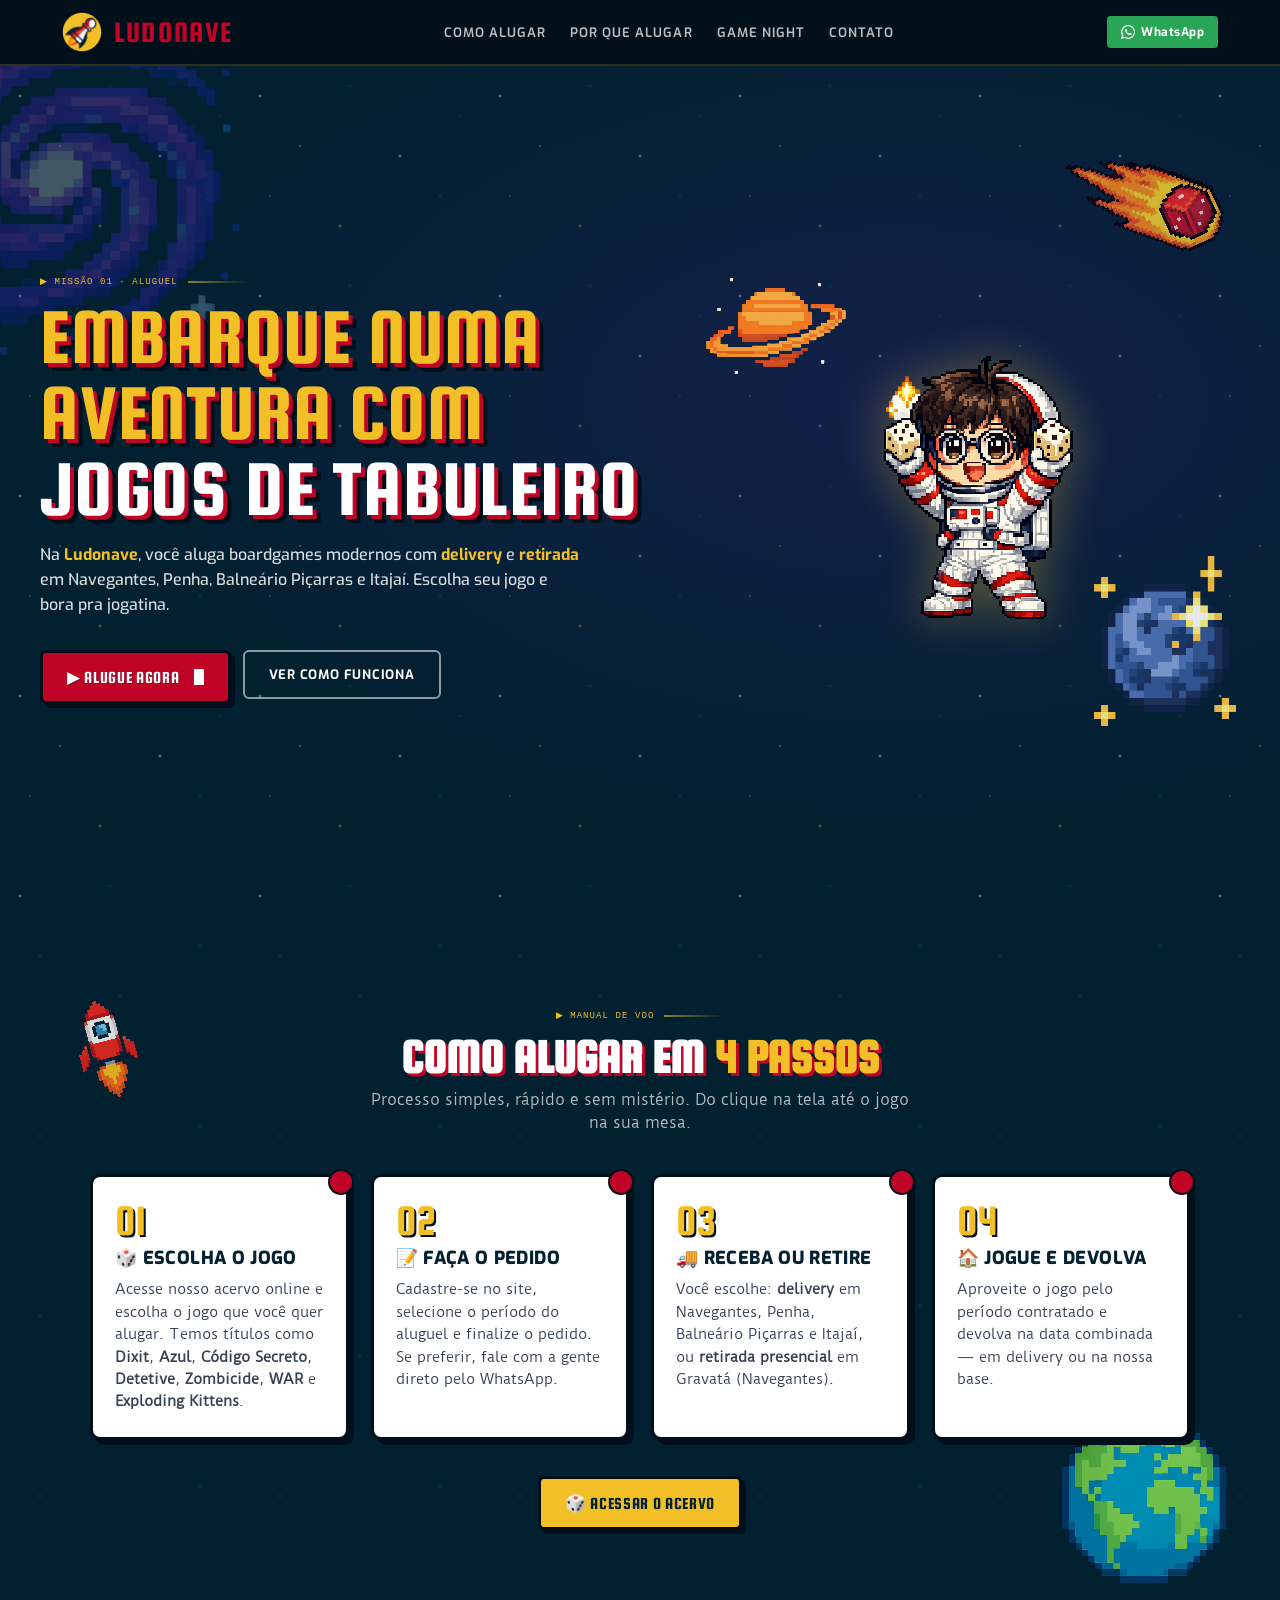
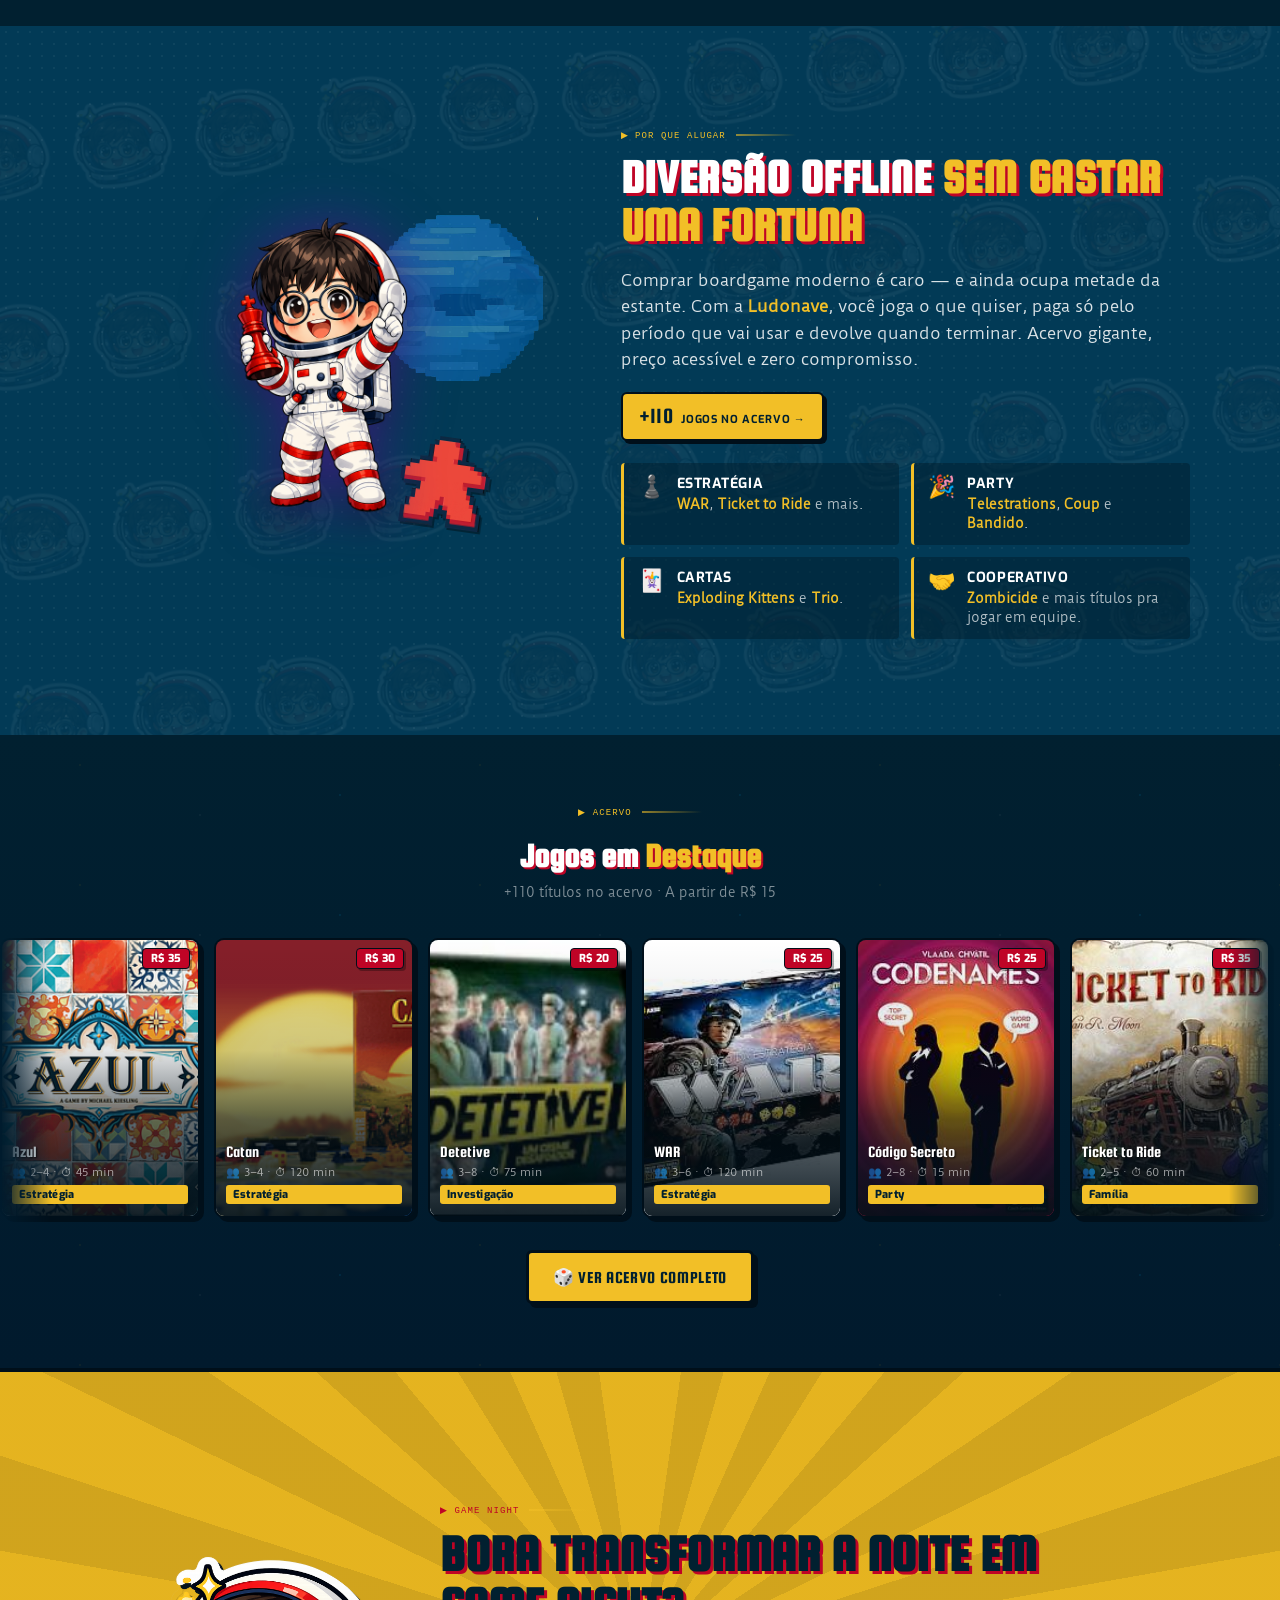
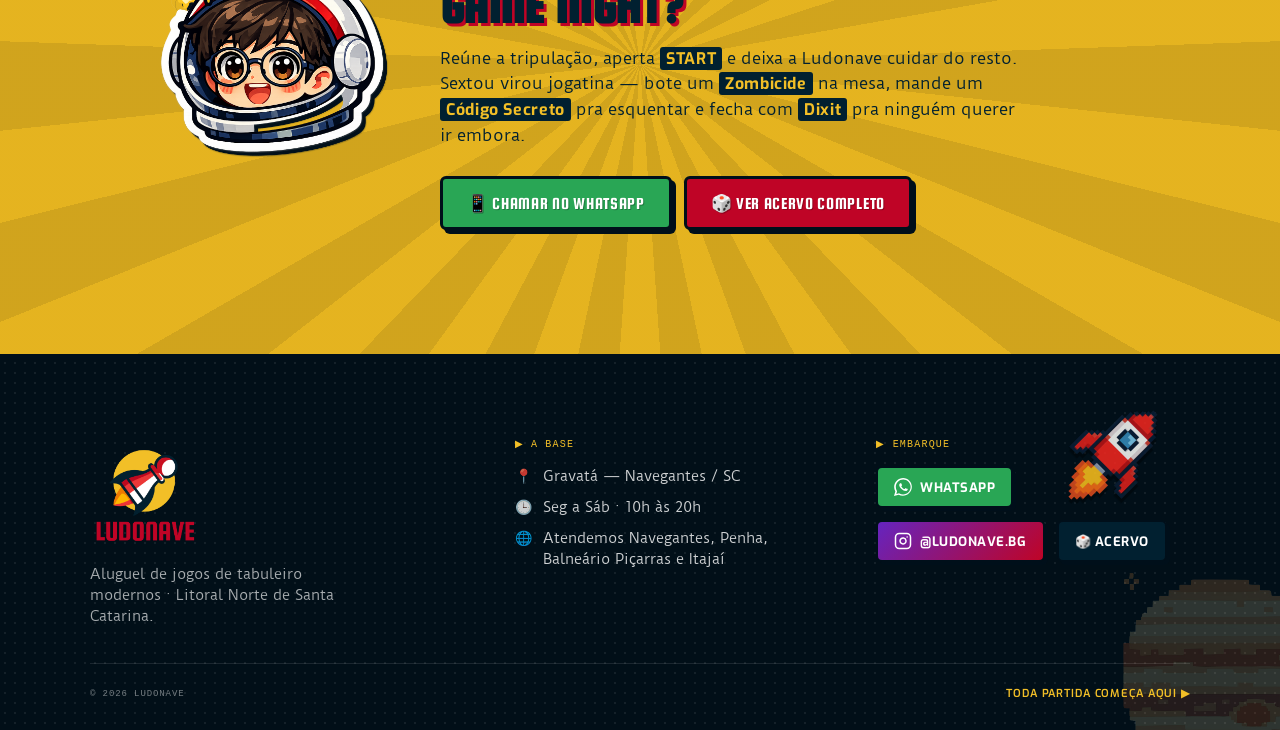
<file: landing/index.html>
<!DOCTYPE html>
<html lang="pt-BR">
<head>
<meta charset="UTF-8">
<meta name="viewport" content="width=device-width, initial-scale=1.0">
<title>LUDONAVE — Aluguel de Jogos de Tabuleiro · Navegantes, Penha, Piçarras e Itajaí</title>
<meta name="description" content="Alugue jogos de tabuleiro modernos com delivery e retirada em Navegantes, Penha, Balneário Piçarras e Itajaí. Diversão analógica direto na sua casa.">
<meta name="theme-color" content="#012030">
<link rel="stylesheet" href="../colors_and_type.css">
<link rel="icon" href="../assets/logo%20icone.png" type="image/png">
<style>
/* ============================================================
   RESET + BASE
   ============================================================ */
* { box-sizing: border-box; margin: 0; padding: 0; }
html { scroll-behavior: smooth; }
body {
  background: var(--color-navy);
  color: var(--fg-primary);
  font-family: var(--font-body);
  overflow-x: hidden;
  -webkit-font-smoothing: antialiased;
}
img { display: block; max-width: 100%; height: auto; }
a { color: inherit; text-decoration: none; }
button { cursor: pointer; font-family: inherit; }

/* ============================================================
   COMMON UTILITIES
   ============================================================ */
.container { width: 100%; max-width: 1200px; margin: 0 auto; padding: 0 20px; }
.eyebrow {
  display: inline-flex; align-items: center; gap: 10px;
  font-family: var(--font-pixel);
  font-size: 9px; color: var(--color-yellow);
  letter-spacing: 0.12em; text-transform: uppercase;
  margin-bottom: 12px;
}
.eyebrow::after {
  content: ''; height: 2px; width: 60px;
  background: linear-gradient(to right, rgba(242,191,39,0.6), transparent);
}

/* ============================================================
   BUTTONS
   ============================================================ */
.btn {
  display: inline-flex; align-items: center; gap: 10px;
  border: 3px solid #000f1a; border-radius: 6px;
  padding: 14px 24px;
  font-family: var(--font-display);
  font-size: 17px; letter-spacing: 0.04em;
  box-shadow: 4px 4px 0 #000f1a;
  transition: transform 100ms ease-out, box-shadow 100ms ease-out, filter 150ms;
  text-shadow: 1px 1px 0 rgba(0,0,0,0.25);
  min-height: 48px;
}
.btn:hover, .btn:focus-visible { transform: translate(2px, 2px); box-shadow: 2px 2px 0 #000f1a; outline: none; }
.btn:focus-visible { filter: brightness(1.1); }

.btn--primary { background: var(--color-red); color: white; }
.btn--yellow { background: var(--color-yellow); color: var(--color-navy); text-shadow: none; }
.btn--wpp { background: var(--color-green); color: white; }
.btn--outline {
  background: transparent; color: white;
  border: 2.5px solid rgba(255,255,255,0.55);
  box-shadow: none;
  font-family: var(--font-ui); font-weight: 700; font-size: 13px;
  letter-spacing: 0.06em; text-transform: uppercase;
}
.btn--outline:hover { background: rgba(255,255,255,0.08); transform: none; box-shadow: none; }

.cursor-pixel {
  display: inline-block; width: 10px; height: 16px;
  background: currentColor;
  margin-left: 4px;
  animation: blink 1s steps(1) infinite;
  image-rendering: pixelated;
  vertical-align: -2px;
}
@keyframes blink { 50% { opacity: 0; } }

/* ============================================================
   HEADER
   ============================================================ */
.site-header {
  position: sticky; top: 0; z-index: 50;
  background: rgba(1, 15, 24, 0.92);
  backdrop-filter: blur(8px);
  border-bottom: 2px solid rgba(242,191,39,0.18);
}
.site-header__inner {
  display: flex; align-items: center; justify-content: space-between;
  padding: 10px 20px;
  max-width: 1200px; margin: 0 auto;
}
.site-header__logo { display: flex; align-items: center; gap: 10px; }
.site-header__logo img { height: 40px; width: auto; }
.site-header__logo span {
  font-family: var(--font-display);
  font-size: 26px; line-height: 1;
  color: var(--color-red);
  letter-spacing: 0.04em;
}
.site-header__nav { display: none; gap: 24px; }
.site-header__nav a {
  font-family: var(--font-ui); font-weight: 600;
  font-size: 13px; text-transform: uppercase;
  letter-spacing: 0.08em;
  color: rgba(255,255,255,0.75);
  transition: color 150ms;
}
.site-header__nav a:hover { color: var(--color-yellow); }
.site-header__cta {
  display: inline-flex; align-items: center; gap: 6px;
  background: var(--color-green); color: white;
  border: 2px solid #000f1a; border-radius: 6px;
  padding: 8px 14px;
  font-family: var(--font-ui); font-weight: 700; font-size: 12px;
  letter-spacing: 0.04em;
  box-shadow: 3px 3px 0 #000f1a;
  transition: transform 100ms, box-shadow 100ms;
}
.site-header__cta:hover { transform: translate(1px,1px); box-shadow: 2px 2px 0 #000f1a; }
@media (min-width: 768px) {
  .site-header__nav { display: flex; }
  .site-header__logo img { height: 44px; }
  .site-header__logo span { font-size: 30px; }
}

/* ============================================================
   HERO
   ============================================================ */
.hero {
  position: relative;
  min-height: calc(100vh - 60px);
  padding: 40px 20px 60px;
  display: flex; align-items: center;
  overflow: hidden;
  background: var(--color-navy);
}
.hero::before {
  content: ''; position: absolute; inset: 0; pointer-events: none;
  background-image:
    radial-gradient(2px 2px at 20px 30px, white, transparent),
    radial-gradient(1.5px 1.5px at 60px 80px, var(--color-yellow), transparent),
    radial-gradient(1px 1px at 110px 20px, var(--color-blue), transparent),
    radial-gradient(2px 2px at 160px 90px, white, transparent),
    radial-gradient(1.5px 1.5px at 220px 50px, var(--color-purple), transparent),
    radial-gradient(1px 1px at 30px 130px, white, transparent),
    radial-gradient(2px 2px at 100px 160px, var(--color-yellow), transparent),
    radial-gradient(1px 1px at 200px 130px, var(--color-blue), transparent);
  background-size: 240px 200px;
  opacity: 0.55;
}
.hero::after {
  content: ''; position: absolute; inset: 0; pointer-events: none;
  background: radial-gradient(ellipse at 70% 40%, rgba(101,36,191,0.18), transparent 60%);
}
.hero__inner {
  position: relative; z-index: 2;
  display: grid; grid-template-columns: 1fr; gap: 12px;
  width: 100%; max-width: 1200px; margin: 0 auto;
  align-items: center;
}
.hero__copy { text-align: center; }
.hero__title {
  font-family: var(--font-display);
  font-size: clamp(44px, 11vw, 80px);
  line-height: 0.95;
  color: var(--color-yellow);
  text-shadow: 4px 4px 0 var(--color-red), 8px 8px 0 #000f1a;
  letter-spacing: 0.01em;
  margin-bottom: 16px;
}
.hero__title .accent { color: white; }
.hero__sub {
  font-family: var(--font-ui);
  font-size: 16px; font-weight: 500;
  color: rgba(255,255,255,0.85);
  max-width: 540px; margin: 0 auto 28px;
  line-height: 1.55;
}
.hero__sub strong { color: var(--color-yellow); font-weight: 700; }
.hero__ctas { display: flex; flex-direction: column; gap: 12px; align-items: center; }
.hero__galaxy {
  position: absolute;
  width: 280px; height: 280px;
  top: -40px; left: -80px;
  opacity: 0.35;
  animation: spin-slow 60s linear infinite;
  pointer-events: none;
}
.hero__meteor {
  position: absolute;
  width: 90px;
  top: 12%; right: -10px;
  transform: rotate(-25deg);
  opacity: 0.85;
  image-rendering: pixelated;
  animation: meteor-fall 8s ease-in-out infinite;
  pointer-events: none;
}
.hero__visual {
  position: relative;
  display: flex; justify-content: center; align-items: center;
  min-height: 240px;
  margin-top: -8px;
}
.hero__mascot {
  position: relative; z-index: 3;
  width: 170px;
  image-rendering: pixelated;
  animation: float 3.2s ease-in-out infinite;
  filter: drop-shadow(0 0 24px rgba(242,191,39,0.35));
}
.hero__saturn {
  position: absolute; z-index: 1;
  width: 70px;
  top: 14%; left: 8%;
  image-rendering: pixelated;
  opacity: 0.95;
  animation: float 6s ease-in-out infinite;
}
.hero__bluep {
  position: absolute; z-index: 1;
  width: 80px;
  bottom: 12%; right: 8%;
  image-rendering: pixelated;
  opacity: 0.9;
  animation: float 4.5s ease-in-out infinite;
}

@keyframes float {
  0%, 100% { translate: 0 0; }
  50%      { translate: 0 -10px; }
}
@keyframes spin-slow { to { rotate: 360deg; } }
@keyframes meteor-fall {
  0%, 100% { translate: 0 0; }
  50%      { translate: -20px 14px; }
}

@media (min-width: 768px) {
  .hero { padding: 60px 24px; }
  .hero__inner { grid-template-columns: 1.2fr 1fr; gap: 48px; }
  .hero__copy { text-align: left; }
  .hero__sub { margin: 0 0 32px; }
  .hero__ctas { flex-direction: row; align-items: flex-start; flex-wrap: wrap; }
  .hero__visual { min-height: 460px; margin-top: 0; }
  .hero__mascot { width: 280px; }
  .hero__saturn { width: 140px; top: 0; left: -10px; }
  .hero__bluep { width: 170px; bottom: -10px; right: -10px; }
  .hero__galaxy { width: 360px; height: 360px; top: -60px; left: -120px; opacity: 0.25; }
  .hero__meteor { width: 130px; top: 8%; right: 5%; }
}

/* ============================================================
   MISSION
   ============================================================ */
.mission {
  position: relative;
  padding: 72px 20px;
  background: var(--color-navy-light);
  overflow: hidden;
}
.mission::before {
  content: ''; position: absolute; inset: 0; pointer-events: none;
  background-image: url('../assets/mascote-cabeca.png');
  background-size: 110px;
  background-repeat: space;
  opacity: 0.05;
  transform: rotate(-6deg) scale(1.05);
}
.mission::after {
  content: ''; position: absolute; inset: 0; pointer-events: none;
  background: var(--texture-halftone-light);
  background-size: 12px 12px;
  opacity: 0.4;
}
.mission__inner {
  position: relative; z-index: 2;
  max-width: 1100px; margin: 0 auto;
  display: grid; grid-template-columns: 1fr; gap: 14px;
  align-items: center;
}
.mission__visual {
  position: relative;
  display: flex; justify-content: center; align-items: center;
  min-height: 200px;
  padding: 8px 12px;
}
.mission__hero {
  position: relative; z-index: 3;
  width: 150px;
  filter: drop-shadow(0 0 28px rgba(101,36,191,0.55)) drop-shadow(0 8px 16px rgba(0,0,0,0.4));
  animation: float 4s ease-in-out infinite;
}
.mission__planet {
  position: absolute; z-index: 1;
  width: 90px;
  top: 18%; right: 14%;
  opacity: 0.45;
  image-rendering: pixelated;
}
.mission__meeple {
  position: absolute; z-index: 2;
  width: 50px;
  bottom: 14%; right: 16%;
  image-rendering: pixelated;
  transform: rotate(8deg);
  opacity: 0.95;
  filter: drop-shadow(2px 2px 0 rgba(0,0,0,0.4));
}
.mission__copy h2 {
  font-family: var(--font-display);
  font-size: clamp(32px, 7vw, 48px);
  line-height: 1; color: white;
  text-shadow: 3px 3px 0 var(--color-red);
  letter-spacing: 0.01em;
  margin-bottom: 18px;
}
.mission__copy h2 span { color: var(--color-yellow); }
.mission__copy p {
  font-family: var(--font-body);
  font-size: 16px; line-height: 1.65;
  color: rgba(255,255,255,0.86);
  margin-bottom: 14px;
}
.mission__copy p strong { color: var(--color-yellow); font-weight: 700; }

.mission__bens {
  display: grid; grid-template-columns: 1fr; gap: 10px;
  margin-top: 22px;
}
.mission__bem {
  display: flex; gap: 12px; align-items: flex-start;
  padding: 12px 14px;
  background: rgba(1,32,48,0.55);
  border-left: 3px solid var(--color-yellow);
  border-radius: 4px;
}
.mission__bem .ico {
  font-size: 22px; line-height: 1;
  flex-shrink: 0;
}
.mission__bem h4 {
  font-family: var(--font-ui); font-weight: 700;
  font-size: 14px; color: white;
  text-transform: uppercase; letter-spacing: 0.04em;
  margin-bottom: 2px;
}
.mission__bem p {
  font-family: var(--font-body);
  font-size: 13px; line-height: 1.45;
  color: rgba(255,255,255,0.7);
  margin: 0;
}
.mission__count {
  display: inline-flex; align-items: baseline; gap: 8px;
  margin-top: 6px;
  padding: 10px 16px;
  background: var(--color-yellow); color: var(--color-navy);
  border: 2.5px solid #000f1a;
  border-radius: 6px;
  box-shadow: 3px 3px 0 #000f1a;
  font-family: var(--font-display);
  font-size: 22px;
  letter-spacing: 0.02em;
  text-decoration: none;
  transition: transform 100ms, box-shadow 100ms;
  cursor: pointer;
}
.mission__count:hover, .mission__count:focus-visible {
  transform: translate(1px, 1px);
  box-shadow: 2px 2px 0 #000f1a;
  outline: none;
  filter: brightness(1.05);
}
.mission__count small {
  font-family: var(--font-ui); font-weight: 700; font-size: 11px;
  letter-spacing: 0.06em; text-transform: uppercase;
}

@media (min-width: 768px) {
  .mission { padding: 96px 24px; }
  .mission__inner { grid-template-columns: 1fr 1.2fr; gap: 56px; }
  .mission__visual { min-height: 320px; padding: 24px 16px; }
  .mission__hero { width: 240px; }
  .mission__planet { width: 180px; top: 8%; right: 4%; }
  .mission__meeple { width: 90px; }
  .mission__bens { grid-template-columns: 1fr 1fr; gap: 12px; }
}

/* ============================================================
   HOW IT WORKS — MANUAL DE VOO
   ============================================================ */
.how {
  position: relative;
  padding: 72px 20px;
  background: var(--color-navy);
  overflow: hidden;
}
.how::before {
  content: ''; position: absolute; inset: 0; pointer-events: none;
  background-image:
    radial-gradient(1.5px 1.5px at 40px 50px, rgba(255,255,255,0.4), transparent),
    radial-gradient(1px 1px at 120px 90px, var(--color-yellow), transparent),
    radial-gradient(1.5px 1.5px at 200px 40px, var(--color-blue), transparent);
  background-size: 240px 180px;
  opacity: 0.4;
}
.how__earth {
  position: absolute;
  width: 110px; bottom: 6%; right: 2%;
  opacity: 0.85;
  image-rendering: pixelated;
  animation: float 5s ease-in-out infinite;
  pointer-events: none;
}
.how__rocket {
  position: absolute;
  width: 80px; top: 8%; left: 3%;
  opacity: 0.85;
  image-rendering: pixelated;
  transform: rotate(-15deg);
  animation: float 4s ease-in-out infinite;
  pointer-events: none;
}
.how__inner { position: relative; z-index: 2; max-width: 1100px; margin: 0 auto; }
.how__head { text-align: center; margin-bottom: 40px; }
.how__head h2 {
  font-family: var(--font-display);
  font-size: clamp(32px, 7vw, 48px);
  line-height: 1; color: white;
  text-shadow: 3px 3px 0 var(--color-red);
  margin-bottom: 8px;
}
.how__head h2 span { color: var(--color-yellow); }
.how__head p {
  font-family: var(--font-body); font-size: 15px;
  color: rgba(255,255,255,0.7);
  max-width: 540px; margin: 0 auto;
}
.how__grid {
  display: grid; grid-template-columns: 1fr; gap: 18px;
}
.how__card {
  position: relative;
  background: white; color: var(--color-navy);
  border: 3px solid #000f1a; border-radius: 10px;
  padding: 22px 22px 24px;
  box-shadow: 5px 5px 0 #000f1a;
  transition: transform 200ms, box-shadow 200ms;
}
.how__card:hover { transform: translate(-2px,-2px); box-shadow: 7px 7px 0 #000f1a; }
.how__num {
  font-family: var(--font-display);
  font-size: 44px; line-height: 1;
  color: var(--color-yellow);
  text-shadow: 2px 2px 0 #000f1a;
  margin-bottom: 4px;
}
.how__card h3 {
  font-family: var(--font-ui); font-weight: 800;
  font-size: 18px; letter-spacing: 0.02em;
  text-transform: uppercase;
  color: var(--color-navy);
  margin-bottom: 8px;
}
.how__card p {
  font-family: var(--font-body); font-size: 14px;
  line-height: 1.6; color: var(--color-gray-700);
}
.how__card::after {
  content: ''; position: absolute;
  top: -8px; right: -8px;
  width: 22px; height: 22px;
  background: var(--color-red);
  border: 2.5px solid #000f1a;
  border-radius: 50%;
}
@media (min-width: 600px) {
  .how__grid { grid-template-columns: 1fr 1fr; gap: 22px; }
}
@media (min-width: 1024px) {
  .how { padding: 96px 24px; }
  .how__grid { grid-template-columns: repeat(4, 1fr); }
  .how__earth { width: 170px; right: 4%; }
  .how__rocket { width: 110px; left: 4%; top: 12%; }
}

/* ============================================================
   GAME NIGHT
   ============================================================ */
.gn {
  position: relative;
  padding: 72px 20px;
  background: var(--color-yellow);
  color: var(--color-navy);
  overflow: hidden;
  border-top: 4px solid #000f1a;
  border-bottom: 4px solid #000f1a;
}
.gn::before {
  content: ''; position: absolute; inset: -30%; pointer-events: none;
  background: repeating-conic-gradient(from 0deg, var(--color-yellow-dark) 0deg 8deg, #8a6a08 8deg 16deg);
  opacity: 0.32;
}
.gn__inner {
  position: relative; z-index: 2;
  max-width: 1000px; margin: 0 auto;
  display: grid; grid-template-columns: 1fr; gap: 24px;
  align-items: center;
  text-align: center;
}
.gn__sticker {
  display: flex; justify-content: center;
  position: relative; z-index: 2;
}
.gn__sticker img {
  width: 200px;
  filter: drop-shadow(4px 4px 0 #000f1a);
}
.gn__copy h2 {
  font-family: var(--font-display);
  font-size: clamp(32px, 7vw, 52px);
  line-height: 1; color: var(--color-navy);
  text-shadow: 3px 3px 0 var(--color-red);
  margin-bottom: 14px;
}
.gn__copy p {
  font-family: var(--font-body);
  font-size: 16px; line-height: 1.6;
  color: var(--color-navy);
  max-width: 580px; margin: 0 auto 28px;
}
.gn__copy p strong {
  background: var(--color-navy); color: var(--color-yellow);
  padding: 1px 6px; border-radius: 3px;
  font-family: var(--font-ui); font-weight: 700;
  letter-spacing: 0.04em;
}
.gn__ctas {
  display: flex; flex-direction: column; gap: 12px; align-items: center;
}
@media (min-width: 768px) {
  .gn { padding: 96px 24px; }
  .gn__inner { grid-template-columns: auto 1fr; gap: 40px; text-align: left; }
  .gn__copy p { margin: 0 0 28px; }
  .gn__ctas { flex-direction: row; align-items: flex-start; }
  .gn__sticker img { width: 260px; }
}

/* ============================================================
   FOOTER
   ============================================================ */
.foot {
  position: relative;
  padding: 64px 20px 28px;
  background: var(--color-navy-dark);
  color: white;
  overflow: hidden;
}
.foot::before {
  content: ''; position: absolute; inset: 0; pointer-events: none;
  background: var(--texture-halftone-light);
  background-size: 10px 10px;
  opacity: 0.6;
}
.foot__jupiter {
  position: absolute; bottom: -40px; right: -40px;
  width: 200px; opacity: 0.18;
  image-rendering: pixelated;
  pointer-events: none;
}
.foot__rocket {
  position: absolute; top: 32px; right: 8%;
  width: 130px; opacity: 0.85;
  image-rendering: pixelated;
  transform: rotate(45deg);
  animation: float 3.5s ease-in-out infinite;
  pointer-events: none;
  filter: drop-shadow(3px 3px 0 rgba(0,0,0,0.4));
}
.foot__inner {
  position: relative; z-index: 2;
  max-width: 1100px; margin: 0 auto;
}
.foot__grid {
  display: grid; grid-template-columns: 1fr; gap: 36px;
  margin-bottom: 36px;
}
.foot__brand img { height: 110px; width: auto; margin-bottom: 16px; }
.foot__brand p {
  font-family: var(--font-body); font-size: 14px;
  color: rgba(255,255,255,0.65);
  max-width: 280px;
}
.foot__title {
  font-family: var(--font-pixel);
  font-size: 10px; color: var(--color-yellow);
  letter-spacing: 0.12em;
  margin-bottom: 16px;
}
.foot__list { list-style: none; }
.foot__list li {
  font-family: var(--font-body); font-size: 14px;
  color: rgba(255,255,255,0.8);
  margin-bottom: 10px;
  line-height: 1.5;
  display: flex; gap: 8px; align-items: flex-start;
}
.foot__list li .ico {
  display: inline-block; min-width: 20px;
  font-size: 14px;
}
.foot__social {
  display: flex; flex-wrap: wrap; gap: 12px; margin-top: 4px;
}
.foot__social a {
  display: inline-flex; align-items: center; gap: 8px;
  padding: 10px 16px;
  background: var(--color-navy);
  border: 2.5px solid #000f1a;
  border-radius: 6px;
  box-shadow: 3px 3px 0 #000f1a;
  font-family: var(--font-ui); font-weight: 700;
  font-size: 13px; letter-spacing: 0.04em;
  text-transform: uppercase;
  color: white;
  transition: transform 100ms, box-shadow 100ms;
}
.foot__social a:hover { transform: translate(1px,1px); box-shadow: 2px 2px 0 #000f1a; }
.foot__social a.is-wpp { background: var(--color-green); }
.foot__social a.is-ig { background: linear-gradient(135deg, var(--color-purple), var(--color-red)); }
.foot__social svg { width: 18px; height: 18px; }
.foot__bottom {
  border-top: 1px solid rgba(255,255,255,0.1);
  padding-top: 22px;
  display: flex; flex-direction: column; gap: 10px;
  align-items: center; justify-content: space-between;
  text-align: center;
}
.foot__copy {
  font-family: var(--font-pixel); font-size: 9px;
  color: rgba(255,255,255,0.45); letter-spacing: 0.1em;
}
.foot__tag {
  font-family: var(--font-ui); font-weight: 600; font-size: 11px;
  color: var(--color-yellow); letter-spacing: 0.08em;
  text-transform: uppercase;
}
@media (min-width: 768px) {
  .foot { padding: 80px 24px 32px; }
  .foot__grid { grid-template-columns: 1.2fr 1fr 1fr; gap: 48px; }
  .foot__bottom { flex-direction: row; }
}

/* ============================================================
   ACCESSIBILITY — Reduced motion
   ============================================================ */
@media (prefers-reduced-motion: reduce) {
  *, *::before, *::after {
    animation-duration: 0.01ms !important;
    animation-iteration-count: 1 !important;
    transition-duration: 0.01ms !important;
    scroll-behavior: auto !important;
  }
}

/* ============================================================
   CAROUSEL — Destaque de Jogos
   ============================================================ */
.carousel {
  position: relative;
  padding: 48px 0;
  background: linear-gradient(180deg, var(--color-navy) 0%, #011a2d 100%);
  overflow: hidden;
}
.carousel::before {
  content: ''; position: absolute; inset: 0; pointer-events: none;
  background-image:
    radial-gradient(1px 1px at 80px 30px, rgba(242,191,39,0.35), transparent),
    radial-gradient(1px 1px at 200px 80px, rgba(255,255,255,0.25), transparent),
    radial-gradient(1.5px 1.5px at 340px 60px, rgba(4,157,217,0.4), transparent);
  background-size: 400px 120px;
  opacity: 0.5;
}
.carousel__head {
  position: relative; z-index: 2;
  text-align: center; margin-bottom: 24px;
  padding: 0 20px;
}
.carousel__title {
  font-family: var(--font-display);
  font-size: clamp(24px, 5vw, 34px);
  line-height: 1.1; color: white;
  text-shadow: 2px 2px 0 var(--color-red);
  margin-top: 8px;
}
.carousel__title span { color: var(--color-yellow); }
.carousel__sub {
  font-family: var(--font-body); font-size: 13px;
  color: rgba(255,255,255,0.5); margin-top: 8px;
}
.carousel__wrapper {
  position: relative; z-index: 2;
  overflow: hidden;
  -webkit-mask-image: linear-gradient(to right, transparent 0%, black 4%, black 96%, transparent 100%);
  mask-image: linear-gradient(to right, transparent 0%, black 4%, black 96%, transparent 100%);
}
.carousel__track {
  display: flex; gap: 14px;
  animation: carousel-scroll 35s linear infinite;
  padding: 12px 0;
  will-change: transform;
}
.carousel__track:hover { animation-play-state: paused; }
@keyframes carousel-scroll {
  0% { transform: translateX(0); }
  100% { transform: translateX(-50%); }
}

/* ---- Card ---- */
.carousel__card {
  flex: 0 0 150px; min-width: 150px;
  height: 220px;
  border-radius: 10px;
  overflow: hidden;
  cursor: pointer;
  position: relative;
  border: 2.5px solid #000f1a;
  box-shadow: 4px 4px 0 #000f1a;
  transition: transform 200ms cubic-bezier(.34,1.56,.64,1), box-shadow 200ms;
}
.carousel__card:hover {
  transform: translateY(-6px) scale(1.03);
  box-shadow: 6px 10px 0 #000f1a;
}
.carousel__card-img {
  position: absolute; inset: 0;
  width: 100%; height: 100%;
  object-fit: cover;
  background: linear-gradient(135deg, #012030 0%, #023a56 100%);
}
/* Dark gradient overlay for text readability */
.carousel__card::after {
  content: ''; position: absolute; inset: 0;
  background: linear-gradient(
    to top,
    rgba(1,15,24,0.92) 0%,
    rgba(1,15,24,0.6) 35%,
    rgba(1,15,24,0.1) 60%,
    transparent 100%
  );
  pointer-events: none;
  border-radius: 8px;
}
.carousel__card-body {
  position: absolute; bottom: 0; left: 0; right: 0;
  z-index: 5;
  padding: 10px 10px 12px;
  display: flex; flex-direction: column;
}
.carousel__card-name {
  font-family: var(--font-display);
  font-size: 14px;
  line-height: 1.15;
  color: white;
  text-shadow: 1px 1px 2px rgba(0,0,0,0.8);
  margin-bottom: 4px;
  overflow: hidden;
  display: -webkit-box;
  -webkit-line-clamp: 2;
  -webkit-box-orient: vertical;
}
.carousel__card-meta {
  display: flex; align-items: center; gap: 6px;
  font-family: var(--font-body);
  font-size: 10px;
  color: rgba(255,255,255,0.6);
  margin-bottom: 6px;
}
.carousel__card-tag {
  display: inline-block;
  background: var(--color-yellow);
  color: var(--color-navy);
  padding: 2px 7px;
  border-radius: 3px;
  font-family: var(--font-ui);
  font-size: 10px;
  font-weight: 800;
  letter-spacing: 0.02em;
}
/* Price badge top-right */
.carousel__card-price {
  position: absolute; top: 8px; right: 8px;
  z-index: 10;
  background: var(--color-red);
  color: white;
  padding: 4px 8px;
  border-radius: 4px;
  font-family: var(--font-ui);
  font-size: 11px;
  font-weight: 800;
  border: 1.5px solid #000f1a;
  box-shadow: 2px 2px 0 rgba(0,0,0,0.3);
  line-height: 1;
}
/* CTA link after carousel */
.carousel__cta {
  position: relative; z-index: 2;
  display: flex; justify-content: center;
  margin-top: 20px; padding: 0 20px;
}

@media (min-width: 600px) {
  .carousel { padding: 56px 0; }
  .carousel__card { flex: 0 0 170px; min-width: 170px; height: 245px; }
  .carousel__card-name { font-size: 15px; }
}
@media (min-width: 1024px) {
  .carousel { padding: 64px 0; }
  .carousel__card { flex: 0 0 200px; min-width: 200px; height: 280px; }
  .carousel__card-name { font-size: 16px; }
  .carousel__card-meta { font-size: 11px; }
  .carousel__card-tag { font-size: 11px; }
}

/* Focus rings */
a:focus-visible, button:focus-visible, .btn:focus-visible {
  outline: 3px solid var(--color-yellow);
  outline-offset: 3px;
}
</style>
</head>
<body>

<!-- ======================== HEADER ======================== -->
<header class="site-header">
  <div class="site-header__inner">
    <a href="#top" class="site-header__logo" aria-label="Ludonave — voltar ao topo">
      <img src="../assets/logo%20icone.png" alt="Logo Ludonave: foguete-peão">
      <span>LUDONAVE</span>
    </a>
    <nav class="site-header__nav" aria-label="Navegação principal">
      <a href="#manual-de-voo">Como Alugar</a>
      <a href="#missao">Por Que Alugar</a>
      <a href="#game-night">Game Night</a>
      <a href="#contato">Contato</a>
    </nav>
    <a class="site-header__cta"
       href="https://api.whatsapp.com/send?phone=5547997082864&text=Ol%C3%A1!%20Quero%20alugar%20um%20jogo%20da%20Ludonave"
       target="_blank" rel="noopener noreferrer"
       aria-label="Falar no WhatsApp">
      <svg viewBox="0 0 24 24" width="14" height="14" fill="currentColor" aria-hidden="true"><path d="M17.5 14.4c-.3-.1-1.6-.8-1.9-.9-.3-.1-.4-.1-.6.1-.2.3-.7.9-.8 1-.1.2-.3.2-.6.1-.3-.1-1.2-.4-2.2-1.4-.8-.7-1.4-1.6-1.6-1.9-.1-.3 0-.4.1-.6.1-.1.3-.3.4-.5.1-.1.2-.3.3-.4.1-.2 0-.3 0-.5s-.6-1.5-.9-2c-.2-.5-.4-.4-.6-.4h-.5c-.2 0-.5.1-.7.4-.3.3-.9.9-.9 2.2 0 1.3 1 2.6 1.1 2.7.1.2 1.9 3 4.7 4.2.7.3 1.2.5 1.6.6.7.2 1.3.2 1.8.1.6-.1 1.6-.7 1.9-1.3.2-.6.2-1.1.2-1.3 0-.1-.2-.2-.5-.3z"/><path d="M20.5 3.5C18.3 1.3 15.4 0 12.2 0 5.6 0 .2 5.4.2 12c0 2.1.6 4.2 1.6 6L0 24l6.2-1.6c1.7.9 3.6 1.4 5.5 1.4h.1c6.6 0 12-5.4 12-12 0-3.2-1.2-6.2-3.3-8.3zm-8.3 18.4c-1.8 0-3.5-.5-5-1.4l-.4-.2-3.7 1 1-3.6-.2-.4c-1-1.6-1.5-3.4-1.5-5.3 0-5.5 4.5-9.9 9.9-9.9 2.6 0 5.1 1 7 2.9 1.9 1.9 2.9 4.4 2.9 7-.1 5.4-4.5 9.9-10 9.9z"/></svg>
      WhatsApp
    </a>
  </div>
</header>

<a id="top"></a>

<!-- ======================== HERO ======================== -->
<section class="hero" aria-labelledby="hero-title">
  <img class="hero__galaxy" src="../assets/6.png" alt="" aria-hidden="true" loading="eager">
  <img class="hero__meteor" src="../assets/5.png" alt="" aria-hidden="true" loading="eager">

  <div class="hero__inner">
    <div class="hero__copy">
      <span class="eyebrow">▶ MISSÃO 01 · ALUGUEL</span>
      <h1 class="hero__title" id="hero-title">EMBARQUE NUMA AVENTURA COM <span class="accent">JOGOS DE TABULEIRO</span></h1>
      <p class="hero__sub">
        Na <strong>Ludonave</strong>, você aluga boardgames modernos com <strong>delivery</strong> e
        <strong>retirada</strong> em Navegantes, Penha, Balneário Piçarras e Itajaí.
        Escolha seu jogo e bora pra jogatina.
      </p>
      <div class="hero__ctas">
        <a class="btn btn--primary"
           href="https://ludonave.acervodejogos.com.br/"
           target="_blank" rel="noopener noreferrer">
          ▶ ALUGUE AGORA<span class="cursor-pixel" aria-hidden="true"></span>
        </a>
        <a class="btn btn--outline" href="#manual-de-voo">Ver como funciona</a>
      </div>
    </div>

    <div class="hero__visual">
      <img class="hero__saturn" src="../assets/3.png" alt="" aria-hidden="true" loading="eager">
      <img class="hero__bluep" src="../assets/7.png" alt="" aria-hidden="true" loading="eager">
      <img class="hero__mascot" src="../assets/mascote-pixel.png" alt="Mascote da Ludonave em estilo pixel-art segurando dados" loading="eager">
    </div>
  </div>
</section>

<!-- ======================== HOW IT WORKS ======================== -->
<section class="how" id="manual-de-voo" aria-labelledby="how-title">
  <img class="how__rocket" src="../assets/4.png" alt="" aria-hidden="true" loading="lazy">
  <img class="how__earth" src="../assets/11.png" alt="" aria-hidden="true" loading="lazy">

  <div class="how__inner">
    <div class="how__head">
      <span class="eyebrow">▶ MANUAL DE VOO</span>
      <h2 id="how-title">COMO ALUGAR EM <span>4 PASSOS</span></h2>
      <p>Processo simples, rápido e sem mistério. Do clique na tela até o jogo na sua mesa.</p>
    </div>

    <div class="how__grid">
      <div class="how__card">
        <div class="how__num">01</div>
        <h3>🎲 Escolha o jogo</h3>
        <p>Acesse nosso acervo online e escolha o jogo que você quer alugar. Temos títulos como
          <strong>Dixit</strong>, <strong>Azul</strong>, <strong>Código Secreto</strong>,
          <strong>Detetive</strong>, <strong>Zombicide</strong>, <strong>WAR</strong> e
          <strong>Exploding Kittens</strong>.</p>
      </div>

      <div class="how__card">
        <div class="how__num">02</div>
        <h3>📝 Faça o pedido</h3>
        <p>Cadastre-se no site, selecione o período do aluguel e finalize o pedido. Se preferir,
          fale com a gente direto pelo WhatsApp.</p>
      </div>

      <div class="how__card">
        <div class="how__num">03</div>
        <h3>🚚 Receba ou retire</h3>
        <p>Você escolhe: <strong>delivery</strong> em Navegantes, Penha, Balneário Piçarras e Itajaí,
          ou <strong>retirada presencial</strong> em Gravatá (Navegantes).</p>
      </div>

      <div class="how__card">
        <div class="how__num">04</div>
        <h3>🏠 Jogue e devolva</h3>
        <p>Aproveite o jogo pelo período contratado e devolva na data combinada — em delivery
          ou na nossa base.</p>
      </div>
    </div>

    <div style="text-align:center; margin-top:36px;">
      <a class="btn btn--yellow"
         href="https://ludonave.acervodejogos.com.br/"
         target="_blank" rel="noopener noreferrer">
        🎲 ACESSAR O ACERVO
      </a>
    </div>
  </div>
</section>

<!-- ======================== MISSION ======================== -->
<section class="mission" id="missao" aria-labelledby="mission-title">
  <div class="mission__inner">
    <div class="mission__visual">
      <img class="mission__planet" src="../assets/13.png" alt="" aria-hidden="true" loading="lazy">
      <img class="mission__hero" src="../assets/mascote_comic.png" alt="Mascote astronauta da Ludonave em estilo comic" loading="lazy">
      <img class="mission__meeple" src="../assets/9.png" alt="" aria-hidden="true" loading="lazy">
    </div>

    <div class="mission__copy">
      <span class="eyebrow">▶ POR QUE ALUGAR</span>
      <h2 id="mission-title">DIVERSÃO OFFLINE <span>SEM GASTAR UMA FORTUNA</span></h2>
      <p>
        Comprar boardgame moderno é caro — e ainda ocupa metade da estante. Com a
        <strong>Ludonave</strong>, você joga o que quiser, paga só pelo período que vai usar
        e devolve quando terminar. Acervo gigante, preço acessível e zero compromisso.
      </p>

      <a class="mission__count"
         href="https://ludonave.acervodejogos.com.br/"
         target="_blank" rel="noopener noreferrer"
         aria-label="Ver os mais de 110 jogos no acervo">
        +110<small>jogos no acervo →</small>
      </a>

      <div class="mission__bens">
        <div class="mission__bem">
          <span class="ico" aria-hidden="true">♟️</span>
          <div>
            <h4>Estratégia</h4>
            <p><strong>WAR</strong>, <strong>Ticket to Ride</strong> e mais.</p>
          </div>
        </div>
        <div class="mission__bem">
          <span class="ico" aria-hidden="true">🎉</span>
          <div>
            <h4>Party</h4>
            <p><strong>Telestrations</strong>, <strong>Coup</strong> e <strong>Bandido</strong>.</p>
          </div>
        </div>
        <div class="mission__bem">
          <span class="ico" aria-hidden="true">🃏</span>
          <div>
            <h4>Cartas</h4>
            <p><strong>Exploding Kittens</strong> e <strong>Trio</strong>.</p>
          </div>
        </div>
        <div class="mission__bem">
          <span class="ico" aria-hidden="true">🤝</span>
          <div>
            <h4>Cooperativo</h4>
            <p><strong>Zombicide</strong> e mais títulos pra jogar em equipe.</p>
          </div>
        </div>
      </div>
    </div>
  </div>
</section>

<!-- ======================== CAROUSEL ======================== -->
<section class="carousel" id="destaque" aria-labelledby="carousel-title">
  <div class="carousel__head">
    <div class="eyebrow">▶ ACERVO</div>
    <h2 id="carousel-title" class="carousel__title">Jogos em <span>Destaque</span></h2>
    <p class="carousel__sub">+110 títulos no acervo · A partir de R$ 15</p>
  </div>

  <div class="carousel__wrapper">
    <div class="carousel__track">
      <!-- 1. Azul -->
      <a class="carousel__card" href="https://ludonave.acervodejogos.com.br/boardgames/azul" target="_blank" rel="noopener noreferrer">
        <img class="carousel__card-img" src="../assets/games/azul.jpg" alt="Azul" loading="lazy">
        <div class="carousel__card-price">R$ 35</div>
        <div class="carousel__card-body">
          <div class="carousel__card-name">Azul</div>
          <div class="carousel__card-meta">👥 2–4 · ⏱ 45 min</div>
          <span class="carousel__card-tag">Estratégia</span>
        </div>
      </a>
      <!-- 2. Catan -->
      <a class="carousel__card" href="https://ludonave.acervodejogos.com.br/boardgames/catan" target="_blank" rel="noopener noreferrer">
        <img class="carousel__card-img" src="../assets/games/catan.jpg" alt="Catan" loading="lazy">
        <div class="carousel__card-price">R$ 30</div>
        <div class="carousel__card-body">
          <div class="carousel__card-name">Catan</div>
          <div class="carousel__card-meta">👥 3–4 · ⏱ 120 min</div>
          <span class="carousel__card-tag">Estratégia</span>
        </div>
      </a>
      <!-- 3. Detetive -->
      <a class="carousel__card" href="https://ludonave.acervodejogos.com.br/boardgames/detetive-3bcec8da-9fe7-4fd2-8f28-2bfc604d49ce" target="_blank" rel="noopener noreferrer">
        <img class="carousel__card-img" src="../assets/games/detetive.jpg" alt="Detetive" loading="lazy">
        <div class="carousel__card-price">R$ 20</div>
        <div class="carousel__card-body">
          <div class="carousel__card-name">Detetive</div>
          <div class="carousel__card-meta">👥 3–8 · ⏱ 75 min</div>
          <span class="carousel__card-tag">Investigação</span>
        </div>
      </a>
      <!-- 4. WAR -->
      <a class="carousel__card" href="https://ludonave.acervodejogos.com.br/boardgames/war" target="_blank" rel="noopener noreferrer">
        <img class="carousel__card-img" src="../assets/games/war.jpg" alt="WAR" loading="lazy">
        <div class="carousel__card-price">R$ 25</div>
        <div class="carousel__card-body">
          <div class="carousel__card-name">WAR</div>
          <div class="carousel__card-meta">👥 3–6 · ⏱ 120 min</div>
          <span class="carousel__card-tag">Estratégia</span>
        </div>
      </a>
      <!-- 5. Código Secreto -->
      <a class="carousel__card" href="https://ludonave.acervodejogos.com.br/boardgames/codigo-secreto" target="_blank" rel="noopener noreferrer">
        <img class="carousel__card-img" src="../assets/games/codigo-secreto.jpg" alt="Código Secreto" loading="lazy">
        <div class="carousel__card-price">R$ 25</div>
        <div class="carousel__card-body">
          <div class="carousel__card-name">Código Secreto</div>
          <div class="carousel__card-meta">👥 2–8 · ⏱ 15 min</div>
          <span class="carousel__card-tag">Party</span>
        </div>
      </a>
      <!-- 6. Ticket to Ride -->
      <a class="carousel__card" href="https://ludonave.acervodejogos.com.br/boardgames/ticket-to-ride" target="_blank" rel="noopener noreferrer">
        <img class="carousel__card-img" src="../assets/games/ticket-to-ride.jpg" alt="Ticket to Ride" loading="lazy">
        <div class="carousel__card-price">R$ 35</div>
        <div class="carousel__card-body">
          <div class="carousel__card-name">Ticket to Ride</div>
          <div class="carousel__card-meta">👥 2–5 · ⏱ 60 min</div>
          <span class="carousel__card-tag">Família</span>
        </div>
      </a>
      <!-- 7. Art Society -->
      <a class="carousel__card" href="https://ludonave.acervodejogos.com.br/boardgames/art-society-792c251f-6b19-4029-a1d6-bedf83420b52" target="_blank" rel="noopener noreferrer">
        <img class="carousel__card-img" src="../assets/games/art-society.jpg" alt="Art Society" loading="lazy">
        <div class="carousel__card-price">R$ 40</div>
        <div class="carousel__card-body">
          <div class="carousel__card-name">Art Society</div>
          <div class="carousel__card-meta">👥 2–4 · ⏱ 60 min</div>
          <span class="carousel__card-tag">Estratégia</span>
        </div>
      </a>
      <!-- 8. Coup -->
      <a class="carousel__card" href="https://ludonave.acervodejogos.com.br/boardgames/coup" target="_blank" rel="noopener noreferrer">
        <img class="carousel__card-img" src="../assets/games/coup.jpg" alt="Coup" loading="lazy">
        <div class="carousel__card-price">R$ 20</div>
        <div class="carousel__card-body">
          <div class="carousel__card-name">Coup</div>
          <div class="carousel__card-meta">👥 2–6 · ⏱ 15 min</div>
          <span class="carousel__card-tag">Blefe</span>
        </div>
      </a>
      <!-- 9. Carcassonne -->
      <a class="carousel__card" href="https://ludonave.acervodejogos.com.br/boardgames/carcassonne" target="_blank" rel="noopener noreferrer">
        <img class="carousel__card-img" src="../assets/games/carcassonne.jpg" alt="Carcassonne" loading="lazy">
        <div class="carousel__card-price">R$ 25</div>
        <div class="carousel__card-body">
          <div class="carousel__card-name">Carcassonne</div>
          <div class="carousel__card-meta">👥 2–5 · ⏱ 45 min</div>
          <span class="carousel__card-tag">Estratégia</span>
        </div>
      </a>
      <!-- 10. Exploding Kittens -->
      <a class="carousel__card" href="https://ludonave.acervodejogos.com.br/boardgames/exploding-kittens" target="_blank" rel="noopener noreferrer">
        <img class="carousel__card-img" src="../assets/games/exploding-kittens.jpg" alt="Exploding Kittens" loading="lazy">
        <div class="carousel__card-price">R$ 20</div>
        <div class="carousel__card-body">
          <div class="carousel__card-name">Exploding Kittens</div>
          <div class="carousel__card-meta">👥 2–5 · ⏱ 15 min</div>
          <span class="carousel__card-tag">Party</span>
        </div>
      </a>
      <!-- 11. boop. -->
      <a class="carousel__card" href="https://ludonave.acervodejogos.com.br/boardgames/boop-cdd609db-6732-4f6f-a458-80f8f746e378" target="_blank" rel="noopener noreferrer">
        <img class="carousel__card-img" src="../assets/games/boop.jpg" alt="boop." loading="lazy">
        <div class="carousel__card-price">R$ 20</div>
        <div class="carousel__card-body">
          <div class="carousel__card-name">boop.</div>
          <div class="carousel__card-meta">👥 2 · ⏱ 30 min</div>
          <span class="carousel__card-tag">Estratégia</span>
        </div>
      </a>

      <!-- ===== DUPLICADOS para loop seamless ===== -->
      <a class="carousel__card" href="https://ludonave.acervodejogos.com.br/boardgames/azul" target="_blank" rel="noopener noreferrer" aria-hidden="true" tabindex="-1">
        <img class="carousel__card-img" src="../assets/games/azul.jpg" alt="" loading="lazy">
        <div class="carousel__card-price">R$ 35</div>
        <div class="carousel__card-body"><div class="carousel__card-name">Azul</div><div class="carousel__card-meta">👥 2–4 · ⏱ 45 min</div><span class="carousel__card-tag">Estratégia</span></div>
      </a>
      <a class="carousel__card" href="https://ludonave.acervodejogos.com.br/boardgames/catan" target="_blank" rel="noopener noreferrer" aria-hidden="true" tabindex="-1">
        <img class="carousel__card-img" src="../assets/games/catan.jpg" alt="" loading="lazy">
        <div class="carousel__card-price">R$ 30</div>
        <div class="carousel__card-body"><div class="carousel__card-name">Catan</div><div class="carousel__card-meta">👥 3–4 · ⏱ 120 min</div><span class="carousel__card-tag">Estratégia</span></div>
      </a>
      <a class="carousel__card" href="https://ludonave.acervodejogos.com.br/boardgames/detetive-3bcec8da-9fe7-4fd2-8f28-2bfc604d49ce" target="_blank" rel="noopener noreferrer" aria-hidden="true" tabindex="-1">
        <img class="carousel__card-img" src="../assets/games/detetive.jpg" alt="" loading="lazy">
        <div class="carousel__card-price">R$ 20</div>
        <div class="carousel__card-body"><div class="carousel__card-name">Detetive</div><div class="carousel__card-meta">👥 3–8 · ⏱ 75 min</div><span class="carousel__card-tag">Investigação</span></div>
      </a>
      <a class="carousel__card" href="https://ludonave.acervodejogos.com.br/boardgames/war" target="_blank" rel="noopener noreferrer" aria-hidden="true" tabindex="-1">
        <img class="carousel__card-img" src="../assets/games/war.jpg" alt="" loading="lazy">
        <div class="carousel__card-price">R$ 25</div>
        <div class="carousel__card-body"><div class="carousel__card-name">WAR</div><div class="carousel__card-meta">👥 3–6 · ⏱ 120 min</div><span class="carousel__card-tag">Estratégia</span></div>
      </a>
      <a class="carousel__card" href="https://ludonave.acervodejogos.com.br/boardgames/codigo-secreto" target="_blank" rel="noopener noreferrer" aria-hidden="true" tabindex="-1">
        <img class="carousel__card-img" src="../assets/games/codigo-secreto.jpg" alt="" loading="lazy">
        <div class="carousel__card-price">R$ 25</div>
        <div class="carousel__card-body"><div class="carousel__card-name">Código Secreto</div><div class="carousel__card-meta">👥 2–8 · ⏱ 15 min</div><span class="carousel__card-tag">Party</span></div>
      </a>
      <a class="carousel__card" href="https://ludonave.acervodejogos.com.br/boardgames/ticket-to-ride" target="_blank" rel="noopener noreferrer" aria-hidden="true" tabindex="-1">
        <img class="carousel__card-img" src="../assets/games/ticket-to-ride.jpg" alt="" loading="lazy">
        <div class="carousel__card-price">R$ 35</div>
        <div class="carousel__card-body"><div class="carousel__card-name">Ticket to Ride</div><div class="carousel__card-meta">👥 2–5 · ⏱ 60 min</div><span class="carousel__card-tag">Família</span></div>
      </a>
      <a class="carousel__card" href="https://ludonave.acervodejogos.com.br/boardgames/art-society-792c251f-6b19-4029-a1d6-bedf83420b52" target="_blank" rel="noopener noreferrer" aria-hidden="true" tabindex="-1">
        <img class="carousel__card-img" src="../assets/games/art-society.jpg" alt="" loading="lazy">
        <div class="carousel__card-price">R$ 40</div>
        <div class="carousel__card-body"><div class="carousel__card-name">Art Society</div><div class="carousel__card-meta">👥 2–4 · ⏱ 60 min</div><span class="carousel__card-tag">Estratégia</span></div>
      </a>
      <a class="carousel__card" href="https://ludonave.acervodejogos.com.br/boardgames/coup" target="_blank" rel="noopener noreferrer" aria-hidden="true" tabindex="-1">
        <img class="carousel__card-img" src="../assets/games/coup.jpg" alt="" loading="lazy">
        <div class="carousel__card-price">R$ 20</div>
        <div class="carousel__card-body"><div class="carousel__card-name">Coup</div><div class="carousel__card-meta">👥 2–6 · ⏱ 15 min</div><span class="carousel__card-tag">Blefe</span></div>
      </a>
      <a class="carousel__card" href="https://ludonave.acervodejogos.com.br/boardgames/carcassonne" target="_blank" rel="noopener noreferrer" aria-hidden="true" tabindex="-1">
        <img class="carousel__card-img" src="../assets/games/carcassonne.jpg" alt="" loading="lazy">
        <div class="carousel__card-price">R$ 25</div>
        <div class="carousel__card-body"><div class="carousel__card-name">Carcassonne</div><div class="carousel__card-meta">👥 2–5 · ⏱ 45 min</div><span class="carousel__card-tag">Estratégia</span></div>
      </a>
      <a class="carousel__card" href="https://ludonave.acervodejogos.com.br/boardgames/exploding-kittens" target="_blank" rel="noopener noreferrer" aria-hidden="true" tabindex="-1">
        <img class="carousel__card-img" src="../assets/games/exploding-kittens.jpg" alt="" loading="lazy">
        <div class="carousel__card-price">R$ 20</div>
        <div class="carousel__card-body"><div class="carousel__card-name">Exploding Kittens</div><div class="carousel__card-meta">👥 2–5 · ⏱ 15 min</div><span class="carousel__card-tag">Party</span></div>
      </a>
      <a class="carousel__card" href="https://ludonave.acervodejogos.com.br/boardgames/boop-cdd609db-6732-4f6f-a458-80f8f746e378" target="_blank" rel="noopener noreferrer" aria-hidden="true" tabindex="-1">
        <img class="carousel__card-img" src="../assets/games/boop.jpg" alt="" loading="lazy">
        <div class="carousel__card-price">R$ 20</div>
        <div class="carousel__card-body"><div class="carousel__card-name">boop.</div><div class="carousel__card-meta">👥 2 · ⏱ 30 min</div><span class="carousel__card-tag">Estratégia</span></div>
      </a>
    </div>
  </div>

  <div class="carousel__cta">
    <a class="btn btn--yellow"
       href="https://ludonave.acervodejogos.com.br/"
       target="_blank" rel="noopener noreferrer">
      🎲 VER ACERVO COMPLETO
    </a>
  </div>
</section>

<!-- ======================== GAME NIGHT ======================== -->
<section class="gn" id="game-night" aria-labelledby="gn-title">
  <div class="gn__inner">
    <div class="gn__sticker">
      <img src="../assets/mascote-cabeca.png" alt="Sticker da cabeça do mascote astronauta da Ludonave" loading="lazy">
    </div>

    <div class="gn__copy">
      <span class="eyebrow" style="color:var(--color-red);">▶ GAME NIGHT</span>
      <h2 id="gn-title">BORA TRANSFORMAR A NOITE EM <span>GAME NIGHT?</span></h2>
      <p>
        Reúne a tripulação, aperta <strong>START</strong> e deixa a Ludonave cuidar do resto.
        Sextou virou jogatina — bote um <strong>Zombicide</strong> na mesa, mande um
        <strong>Código Secreto</strong> pra esquentar e fecha com <strong>Dixit</strong> pra
        ninguém querer ir embora.
      </p>
      <div class="gn__ctas">
        <a class="btn btn--wpp"
           href="https://api.whatsapp.com/send?phone=5547997082864&text=Ol%C3%A1!%20Quero%20alugar%20um%20jogo%20da%20Ludonave"
           target="_blank" rel="noopener noreferrer">
          📱 CHAMAR NO WHATSAPP
        </a>
        <a class="btn btn--primary"
           href="https://ludonave.acervodejogos.com.br/"
           target="_blank" rel="noopener noreferrer">
          🎲 VER ACERVO COMPLETO
        </a>
      </div>
    </div>
  </div>
</section>

<!-- ======================== FOOTER ======================== -->
<footer class="foot" id="contato">
  <img class="foot__jupiter" src="../assets/12.png" alt="" aria-hidden="true" loading="lazy">
  <img class="foot__rocket" src="../assets/4.png" alt="" aria-hidden="true" loading="lazy">

  <div class="foot__inner">
    <div class="foot__grid">
      <div class="foot__brand">
        <img src="../assets/LOGO_COMPLETA.png" alt="Ludonave">
        <p>Aluguel de jogos de tabuleiro modernos · Litoral Norte de Santa Catarina.</p>
      </div>

      <div>
        <div class="foot__title">▶ A BASE</div>
        <ul class="foot__list">
          <li><span class="ico">📍</span> Gravatá — Navegantes / SC</li>
          <li><span class="ico">🕒</span> Seg a Sáb · 10h às 20h</li>
          <li><span class="ico">🌐</span> Atendemos Navegantes, Penha, Balneário Piçarras e Itajaí</li>
        </ul>
      </div>

      <div>
        <div class="foot__title">▶ EMBARQUE</div>
        <div class="foot__social">
          <a class="is-wpp"
             href="https://api.whatsapp.com/send?phone=5547997082864&text=Ol%C3%A1!%20Quero%20alugar%20um%20jogo%20da%20Ludonave"
             target="_blank" rel="noopener noreferrer"
             aria-label="Falar no WhatsApp">
            <svg viewBox="0 0 24 24" fill="currentColor" aria-hidden="true"><path d="M20.5 3.5C18.3 1.3 15.4 0 12.2 0 5.6 0 .2 5.4.2 12c0 2.1.6 4.2 1.6 6L0 24l6.2-1.6c1.7.9 3.6 1.4 5.5 1.4h.1c6.6 0 12-5.4 12-12 0-3.2-1.2-6.2-3.3-8.3zm-8.3 18.4c-1.8 0-3.5-.5-5-1.4l-.4-.2-3.7 1 1-3.6-.2-.4c-1-1.6-1.5-3.4-1.5-5.3 0-5.5 4.5-9.9 9.9-9.9 2.6 0 5.1 1 7 2.9 1.9 1.9 2.9 4.4 2.9 7-.1 5.4-4.5 9.9-10 9.9z"/><path d="M17.5 14.4c-.3-.1-1.6-.8-1.9-.9-.3-.1-.4-.1-.6.1-.2.3-.7.9-.8 1-.1.2-.3.2-.6.1-.3-.1-1.2-.4-2.2-1.4-.8-.7-1.4-1.6-1.6-1.9-.1-.3 0-.4.1-.6.1-.1.3-.3.4-.5.1-.1.2-.3.3-.4.1-.2 0-.3 0-.5s-.6-1.5-.9-2c-.2-.5-.4-.4-.6-.4h-.5c-.2 0-.5.1-.7.4-.3.3-.9.9-.9 2.2 0 1.3 1 2.6 1.1 2.7.1.2 1.9 3 4.7 4.2.7.3 1.2.5 1.6.6.7.2 1.3.2 1.8.1.6-.1 1.6-.7 1.9-1.3.2-.6.2-1.1.2-1.3 0-.1-.2-.2-.5-.3z"/></svg>
            WhatsApp
          </a>
          <a class="is-ig"
             href="https://instagram.com/ludonave.bg"
             target="_blank" rel="noopener noreferrer"
             aria-label="Seguir no Instagram">
            <svg viewBox="0 0 24 24" fill="none" stroke="currentColor" stroke-width="2" stroke-linecap="round" stroke-linejoin="round" aria-hidden="true"><rect x="2" y="2" width="20" height="20" rx="5"/><path d="M16 11.37A4 4 0 1 1 12.63 8 4 4 0 0 1 16 11.37z"/><line x1="17.5" y1="6.5" x2="17.51" y2="6.5"/></svg>
            @ludonave.bg
          </a>
          <a href="https://ludonave.acervodejogos.com.br/"
             target="_blank" rel="noopener noreferrer"
             aria-label="Acessar o acervo de jogos">
            🎲 ACERVO
          </a>
        </div>
      </div>
    </div>

    <div class="foot__bottom">
      <div class="foot__copy">© 2026 LUDONAVE</div>
      <div class="foot__tag">Toda partida começa aqui ▶</div>
    </div>
  </div>
</footer>

</body>
</html>
</file>
<file: colors_and_type.css>
/* ============================================================
   LUDONAVE DESIGN SYSTEM — colors_and_type.css
   ============================================================ */

/* Local fonts — preferred */
@font-face { font-family: 'Squada One'; src: url('fonts/SquadaOne-Regular.ttf') format('truetype'); font-weight: 400; font-style: normal; font-display: swap; }
@font-face { font-family: 'Exo'; src: url('fonts/Exo-VariableFont_wght.ttf') format('truetype'); font-weight: 100 900; font-style: normal; font-display: swap; }
@font-face { font-family: 'Exo'; src: url('fonts/Exo-Italic-VariableFont_wght.ttf') format('truetype'); font-weight: 100 900; font-style: italic; font-display: swap; }
@font-face { font-family: 'Duru Sans'; src: url('fonts/DuruSans-Regular.ttf') format('truetype'); font-weight: 400; font-style: normal; font-display: swap; }
/* Pixel font for 8-bit accents */
@import url('https://fonts.googleapis.com/css2?family=Press+Start+2P&display=swap');

/* ============================================================
   COLORS — Base Tokens
   ============================================================ */
:root {
  /* Primary */
  --color-red:        #bf0426;
  --color-red-dark:   #8c0019;
  --color-red-light:  #e8304f;
  --color-yellow:     #f2bf27;
  --color-yellow-dark:#c99b10;
  --color-yellow-light:#f7d468;
  --color-navy:       #012030;
  --color-navy-light: #023a56;
  --color-navy-dark:  #010f18;

  /* Secondary / Accents */
  --color-white:      #ffffff;
  --color-green:      #29a655;
  --color-green-dark: #1d7a3e;
  --color-blue:       #049dd9;
  --color-blue-dark:  #0376a3;
  --color-purple:     #6524bf;
  --color-purple-dark:#4d1a92;

  /* Neutral Scale */
  --color-gray-50:    #f8f9fa;
  --color-gray-100:   #f0f1f3;
  --color-gray-200:   #e2e4e8;
  --color-gray-300:   #c8ccd4;
  --color-gray-400:   #9ba3b0;
  --color-gray-500:   #6b7280;
  --color-gray-600:   #4b5563;
  --color-gray-700:   #374151;
  --color-gray-800:   #1f2937;
  --color-gray-900:   #111827;

  /* ============================================================
     COLORS — Semantic Tokens
     ============================================================ */

  /* Backgrounds */
  --bg-primary:         var(--color-navy);
  --bg-surface:         var(--color-white);
  --bg-surface-alt:     var(--color-gray-50);
  --bg-accent:          var(--color-red);
  --bg-highlight:       var(--color-yellow);
  --bg-overlay:         rgba(1, 32, 48, 0.72);

  /* Foreground / Text */
  --fg-primary:         var(--color-white);
  --fg-on-light:        var(--color-navy);
  --fg-on-light-muted:  var(--color-gray-600);
  --fg-on-dark:         var(--color-white);
  --fg-on-dark-muted:   rgba(255,255,255,0.65);
  --fg-accent:          var(--color-yellow);

  /* Interactive */
  --color-cta:          var(--color-red);
  --color-cta-hover:    var(--color-red-dark);
  --color-link:         var(--color-blue);
  --color-link-hover:   var(--color-blue-dark);
  --color-success:      var(--color-green);
  --color-info:         var(--color-blue);
  --color-warning:      var(--color-yellow);

  /* Borders */
  --border-subtle:      var(--color-gray-200);
  --border-default:     var(--color-gray-300);
  --border-strong:      var(--color-navy);

  /* ============================================================
     TYPOGRAPHY
     ============================================================ */

  /* Font Families */
  --font-display:  'Squada One', 'Impact', sans-serif;
  --font-ui:       'Exo', 'Trebuchet MS', sans-serif;
  --font-body:     'Duru Sans', 'Gill Sans', sans-serif;

  /* Font Sizes */
  --text-xs:    0.75rem;   /* 12px */
  --text-sm:    0.875rem;  /* 14px */
  --text-base:  1rem;      /* 16px */
  --text-md:    1.125rem;  /* 18px */
  --text-lg:    1.25rem;   /* 20px */
  --text-xl:    1.5rem;    /* 24px */
  --text-2xl:   2rem;      /* 32px */
  --text-3xl:   2.5rem;    /* 40px */
  --text-4xl:   3.5rem;    /* 56px */
  --text-5xl:   5rem;      /* 80px */

  /* Font Weights */
  --weight-regular:  400;
  --weight-medium:   500;
  --weight-semibold: 600;
  --weight-bold:     700;

  /* Line Heights */
  --leading-tight:   1.1;
  --leading-snug:    1.3;
  --leading-normal:  1.5;
  --leading-relaxed: 1.7;

  /* Letter Spacing */
  --tracking-tight:  -0.02em;
  --tracking-normal:  0;
  --tracking-wide:    0.05em;
  --tracking-wider:   0.1em;

  /* ============================================================
     SPACING SCALE
     ============================================================ */
  --space-1:   4px;
  --space-2:   8px;
  --space-3:   12px;
  --space-4:   16px;
  --space-5:   20px;
  --space-6:   24px;
  --space-8:   32px;
  --space-10:  40px;
  --space-12:  48px;
  --space-16:  64px;
  --space-20:  80px;
  --space-24:  96px;

  /* ============================================================
     BORDER RADIUS
     ============================================================ */
  --radius-sm:   4px;
  --radius-md:   8px;
  --radius-lg:   12px;
  --radius-xl:   20px;
  --radius-pill: 999px;

  /* ============================================================
     SHADOWS / ELEVATION
     ============================================================ */
  --shadow-sm:   0 1px 4px rgba(1,32,48,0.10);
  --shadow-md:   0 2px 12px rgba(1,32,48,0.14);
  --shadow-lg:   0 4px 24px rgba(1,32,48,0.18);
  --shadow-xl:   0 8px 40px rgba(1,32,48,0.22);
  --shadow-glow-red:    0 0 24px rgba(191,4,38,0.4);
  --shadow-glow-yellow: 0 0 24px rgba(242,191,39,0.4);

  /* ============================================================
     TRANSITIONS
     ============================================================ */
  --transition-fast:   150ms ease-out;
  --transition-base:   200ms ease-out;
  --transition-slow:   350ms ease-out;

  /* ============================================================
     VISUAL TEXTURE TOKENS — Comic + 8bit + Space
     ============================================================ */

  /* Halftone dot pattern (overlay on backgrounds) */
  --texture-halftone-dark:   radial-gradient(circle, rgba(0,0,0,0.18) 1.2px, transparent 1.2px);
  --texture-halftone-light:  radial-gradient(circle, rgba(255,255,255,0.12) 1px, transparent 1px);
  --texture-halftone-size:   10px 10px;

  /* Sunburst (radial ray) — use as background on hero/section elements */
  --texture-sunburst-red:    repeating-conic-gradient(from 0deg, #bf0426 0deg 8deg, #8c0019 8deg 16deg);
  --texture-sunburst-yellow: repeating-conic-gradient(from 0deg, #f2bf27 0deg 8deg, #c99b10 8deg 16deg);
  --texture-sunburst-navy:   repeating-conic-gradient(from 0deg, #012030 0deg 8deg, #010f18 8deg 16deg);

  /* Comic bold outline — apply via box-shadow for block elements */
  --outline-comic-sm:   2px 2px 0 #000f1a, -1px -1px 0 #000f1a, 1px -1px 0 #000f1a, -1px 1px 0 #000f1a;
  --outline-comic-md:   3px 3px 0 #000f1a, -2px -2px 0 #000f1a, 2px -2px 0 #000f1a, -2px 2px 0 #000f1a;

  /* Comic text outline */
  --text-stroke-comic:   -1px -1px 0 #000f1a, 1px -1px 0 #000f1a, -1px 1px 0 #000f1a, 1px 1px 0 #000f1a, 2px 2px 0 #000f1a;

  /* Pixel / 8-bit font */
  --font-pixel:   'Press Start 2P', monospace;

  /* Space glow colors */
  --glow-space-purple:  0 0 30px rgba(101,36,191,0.6), 0 0 60px rgba(101,36,191,0.3);
  --glow-space-blue:    0 0 30px rgba(4,157,217,0.6), 0 0 60px rgba(4,157,217,0.25);
  --glow-space-red:     0 0 30px rgba(191,4,38,0.6), 0 0 60px rgba(191,4,38,0.25);
}

/* ============================================================
   BASE ELEMENT STYLES
   ============================================================ */

h1 {
  font-family: var(--font-display);
  font-size: var(--text-4xl);
  font-weight: var(--weight-regular); /* Squada One is inherently bold */
  line-height: var(--leading-tight);
  letter-spacing: var(--tracking-tight);
}

h2 {
  font-family: var(--font-display);
  font-size: var(--text-3xl);
  line-height: var(--leading-tight);
}

h3 {
  font-family: var(--font-ui);
  font-size: var(--text-xl);
  font-weight: var(--weight-bold);
  line-height: var(--leading-snug);
}

h4 {
  font-family: var(--font-ui);
  font-size: var(--text-lg);
  font-weight: var(--weight-semibold);
  line-height: var(--leading-snug);
}

p {
  font-family: var(--font-body);
  font-size: var(--text-base);
  line-height: var(--leading-normal);
}

small, .caption {
  font-family: var(--font-body);
  font-size: var(--text-sm);
  line-height: var(--leading-normal);
}

label, .label {
  font-family: var(--font-ui);
  font-size: var(--text-sm);
  font-weight: var(--weight-medium);
  letter-spacing: var(--tracking-wide);
  text-transform: uppercase;
}

code, .mono {
  font-family: 'Courier New', monospace;
  font-size: var(--text-sm);
}
</file>
